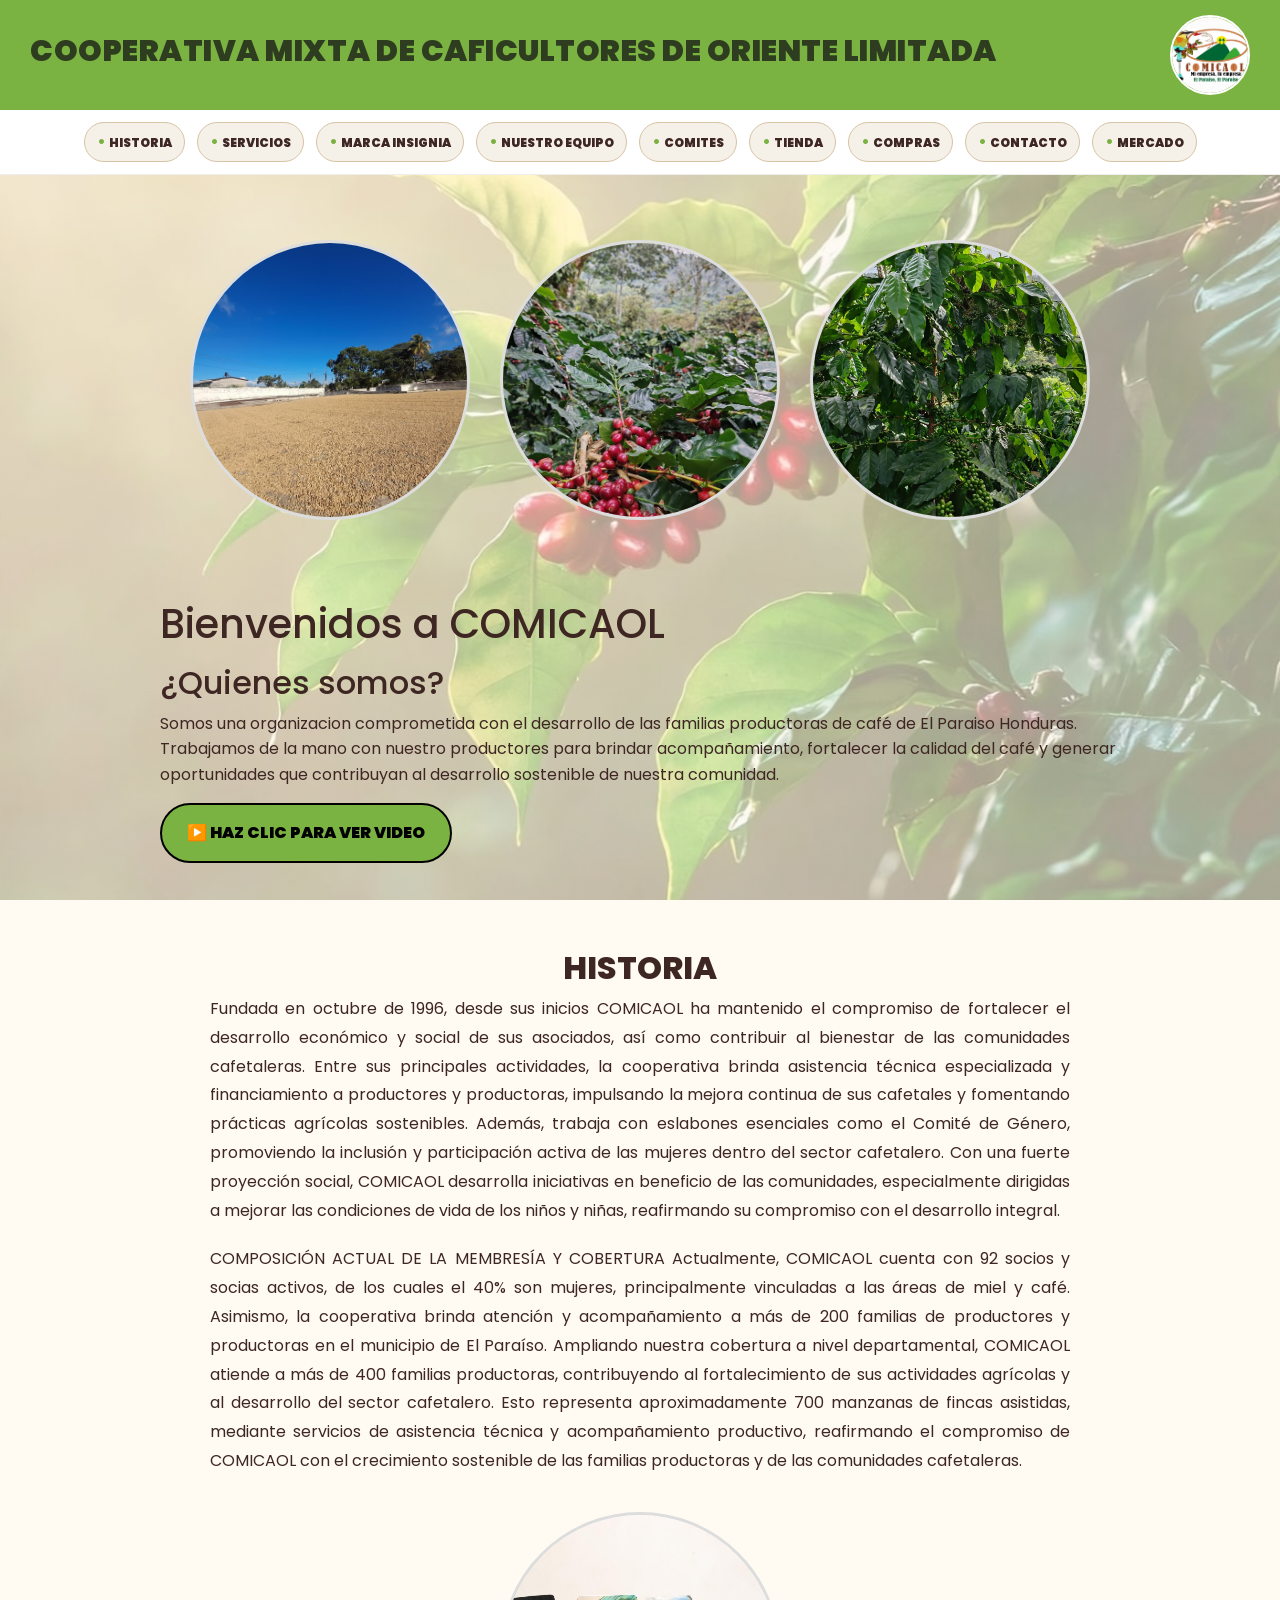
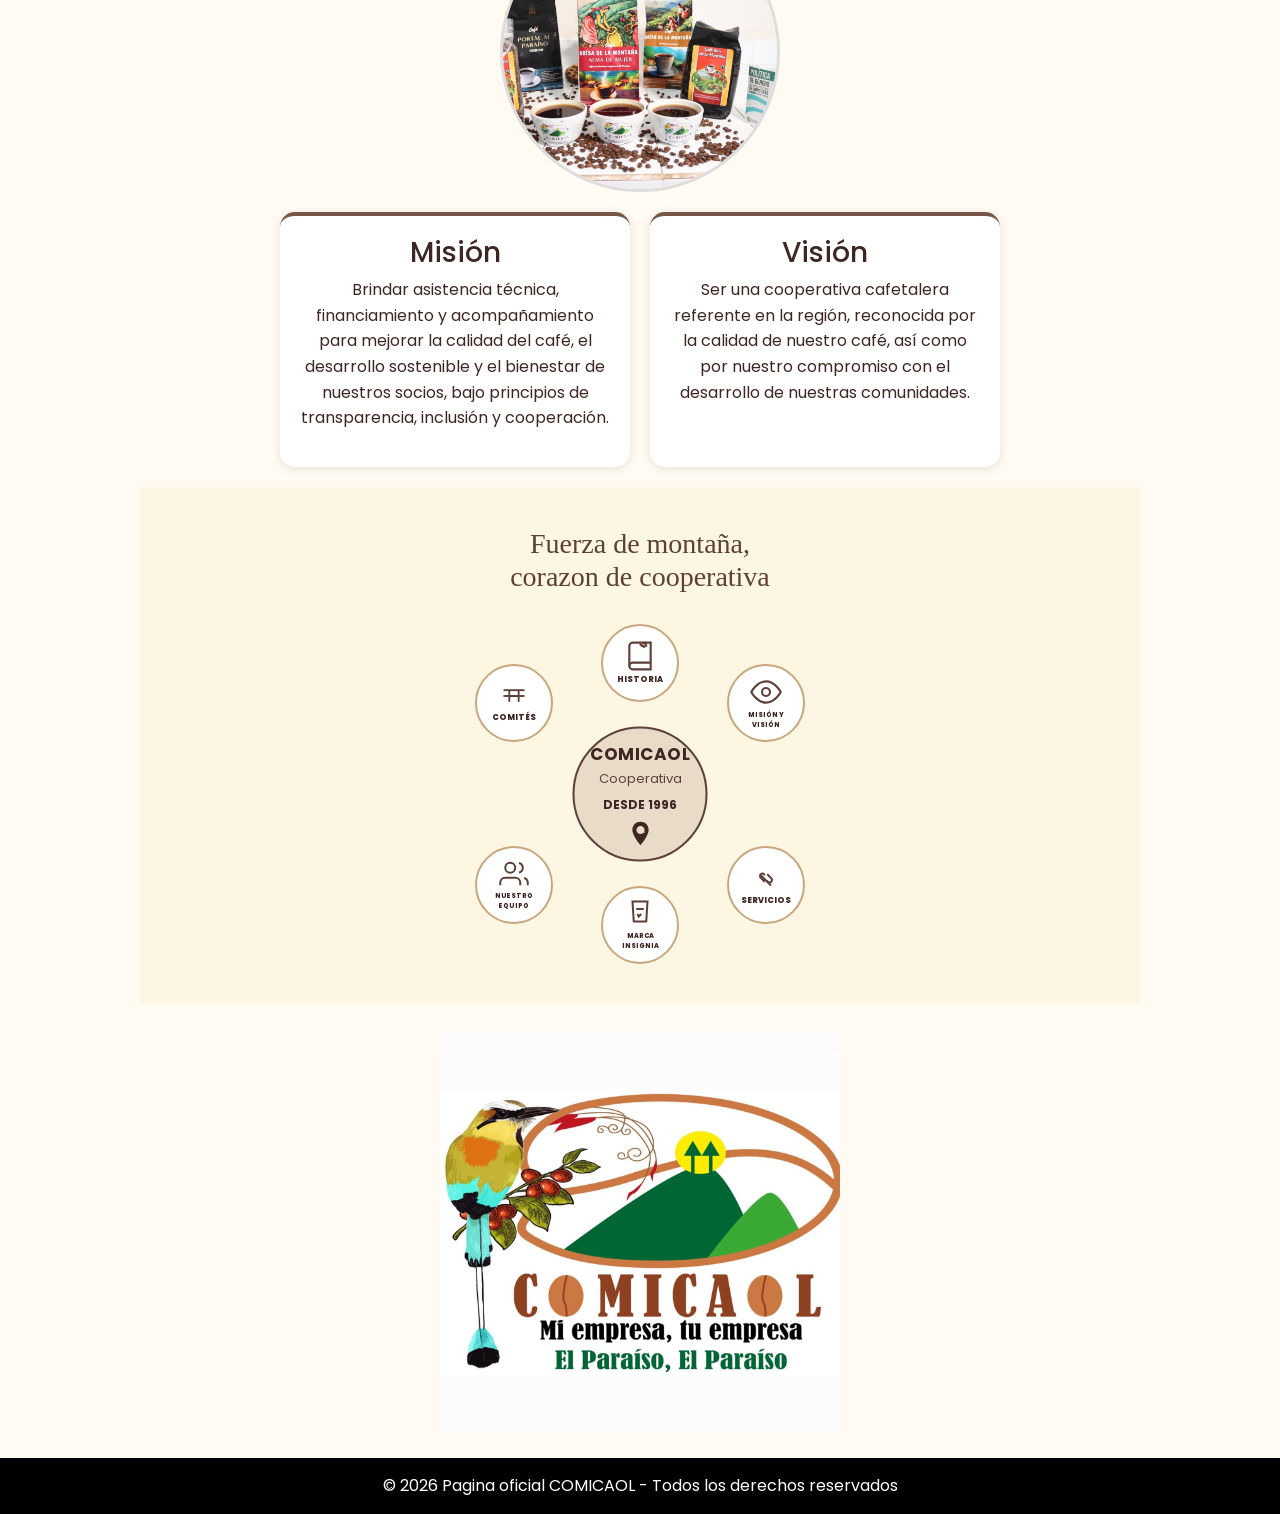
<file: index.html>
<!Doctype html>
<html lang="es">
<head>
  <meta charset="utf-8">
  <meta name="viewport" content="width=device-width, initial-scale=1">
  <title>COMICAOL - Cooperativa de Café</title>

  <link href="https://fonts.googleapis.com/css2?family=Poppins:wght@400;600;700&display=swap" rel="stylesheet">
  <link href="https://cdn.jsdelivr.net/npm/bootstrap@5.3.8/dist/css/bootstrap.min.css" rel="stylesheet">
  <link rel="stylesheet" href="estilos.css">
</head>

    <header>


        <h1>COOPERATIVA MIXTA DE CAFICULTORES DE ORIENTE LIMITADA</h1>


        <img align="right" src="logo original.jpeg" class="logo-esquina" alt="logo COMICAOL">
            
    </header>


 <nav>
  <a href="#historia" style="font-weight: 900;">HISTORIA</a>
  <a href="servicios.html" style="font-weight: 900;">SERVICIOS</a>
  <a href="marca.html" style="font-weight: 900;">MARCA INSIGNIA</a>
  <a href="nuestro-equipo.html" style="font-weight: 900;">NUESTRO EQUIPO</a>
  <a href="comites.html" style="font-weight: 900;">COMITES</a>
  <a href="tienda.html" style="font-weight: 900;">TIENDA</a>
  <a href="compras.html" style="font-weight: 900;">COMPRAS</a>
  <a href="contacto.html" style="font-weight: 900;">CONTACTO</a>
  <a href="mercado.html" style="font-weight: 900;">MERCADO</a>
</nav>
            <a class="navbar-brand" href="historia- copia (3)/index.html">
                
            </a>

            <button class="navbar-toggler"
                type="button"
                data-bs-toggle="collapse"
                data-bs-target="#navbarSupportedContent"
                aria-controls="navbarSupportedContent"
                aria-expanded="false"
                aria-label="Toggle navigation">

                <span class="navbar-toggler-icon"></span>

            </button>
  <div class="collapse navbar-collapse" id="navbarSupportedContent">

                <ul class="navbar-nav me-auto mb-2 mb-lg-0">

                    <li class="nav-item">

                        <a class="nav-link active"
                            aria-current="page"
                            href="pepa/index.html">

                            

                        </a>

                    </li>


           

                    <li class="nav-item">

                        <a class="nav-link" href="SERVICIOS">
                            SERVICIOS
                            
                            </h2>
                        </a>

                    </li>


                    <li class="nav-item">

                        <a class="nav-link" href="MARCA INSIGNIA">
                            MARCA INSIGNIA
                        </a>

                    </li>


                    <li class="nav-item">

                        <a class="nav-link" href="#NUESTRO EQUIPO">
                            NUESTRO EQUIPO
                        </a>

                    </li>
            
                     <li class="nav-item">
                        <a class="nav-link" href="#COMITES">
                            COMITES
                        </a>

                    </li>

                    <li class="nav-item">

                        <a class="nav-link" href="TIENDA">
                            TIENDA
                            
                            </h2>
                        </a>

                    </li>

                    <li class="nav-item">

                        <a class="nav-link" href="COMPRAS">
                            COMPRAS
                            
                            </h2>
                        </a>

                    </li>
                   <li class="nav-item">
                        <a class="nav-link" href="#COMITES">
                            CONTACTO
                        </a>

                    </li>

                    <li class="nav-item">

                        <a class="nav-link" href="CONTACTO">
                            MERCADO
                            
                            </h2>
                        </a>

                    </li>
                  
                </ul>
            </div>
        </div>
    </nav>

        
<div class="contenedor-cafe">
  <img src="SECO.jpeg" class="imagen-redonda" alt="Café 1">
  <img src="CAFE.jpeg" class="imagen-redonda" alt="Café 2">
  <img src="VERDE.jpeg" class="imagen-redonda" alt="Café 3">
</div>

    <section class="bienvenida">

        <h1>Bienvenidos a COMICAOL</h1>


        <p>
            <h2>¿Quienes somos?</h2>
            Somos una organizacion comprometida con el desarrollo de las familias productoras de café
             de El Paraiso Honduras.
             Trabajamos de la mano con nuestro productores para brindar acompañamiento, fortalecer la calidad del café y
             generar oportunidades  que contribuyan al desarrollo sostenible de nuestra comunidad.
         </p>
      <a href="https://vt.tiktok.com/ZSgnN2xT8/" target="_blank" style="display:inline-block; background:#7bb342; color:black; padding:15px 25px; border-radius:30px; font-weight:900; text-decoration:none; border:2px solid black;">
  ▶️ HAZ CLIC PARA VER VIDEO
</a>
        
    </section><br>
  


<div id="historia" style="max-width: 900px; margin: 0 auto; padding: 20px; text-align: center;">

  <h2 style="text-align: center; font-weight: 800;">HISTORIA</h2>

  <p style="text-align: justify; line-height: 1.8;">
    Fundada en octubre de 1996, desde sus inicios COMICAOL ha mantenido el compromiso de fortalecer el desarrollo económico y social de sus asociados, así como contribuir al bienestar de las comunidades cafetaleras. Entre sus principales actividades, la cooperativa brinda asistencia técnica especializada y financiamiento a productores y productoras, impulsando la mejora continua de sus cafetales y fomentando prácticas agrícolas sostenibles. Además, trabaja con eslabones esenciales como el Comité de Género, promoviendo la inclusión y participación activa de las mujeres dentro del sector cafetalero. Con una fuerte proyección social, COMICAOL desarrolla iniciativas en beneficio de las comunidades, especialmente dirigidas a mejorar las condiciones de vida de los niños y niñas, reafirmando su compromiso con el desarrollo integral.
  </p>

  <p style="text-align: justify; line-height: 1.8; margin-top: 20px;">
    COMPOSICIÓN ACTUAL DE LA MEMBRESÍA Y COBERTURA Actualmente, COMICAOL cuenta con 92 socios y socias activos, de los cuales el 40% son mujeres, principalmente vinculadas a las áreas de miel y café. Asimismo, la cooperativa brinda atención y acompañamiento a más de 200 familias de productores y productoras en el municipio de El Paraíso. Ampliando nuestra cobertura a nivel departamental, COMICAOL atiende a más de 400 familias productoras, contribuyendo al fortalecimiento de sus actividades agrícolas y al desarrollo del sector cafetalero. Esto representa aproximadamente 700 manzanas de fincas asistidas, mediante servicios de asistencia técnica y acompañamiento productivo, reafirmando el compromiso de COMICAOL con el crecimiento sostenible de las familias productoras y de las comunidades cafetaleras.
  </p>

</div>
  
          <img src="hitoriaoficial.jpeg" class="imagen-redonda" alt="Café COMICAOL" style="display: block; margin: 0 auto;">
    
          
        
          <section id="mision-y-vision" class="contenedor-tarjetas">
 
  <div class="tarjeta">
    <h3>Misión</h3>
    <p>
      Brindar asistencia técnica, financiamiento y acompañamiento para mejorar
      la calidad del café, el desarrollo sostenible y el bienestar de nuestros socios,
      bajo principios de transparencia, inclusión y cooperación.
    </p>
  </div>

  <div class="tarjeta">
    <h3>Visión</h3>
    <p>
      Ser una cooperativa cafetalera referente en la región, reconocida por la calidad de nuestro café,
      así como por nuestro compromiso con el desarrollo de nuestras comunidades.
    </p>
  </div>

</section>

<!-- CIRCULO COMICAOL - ICONOS PROFESIONALES SIN EMOJIS -->
<section style="background:#fdf6e3; padding:40px 10px; text-align:center;">
  <h2 style="font-family:cursive; color:#5D4037; font-size:28px; margin:0;">Fuerza de montaña,<br>corazon de cooperativa</h2>
  <p style="color:#795548; font-style:italic; margin:8px 0 30px;"></p>

  <div style="position:relative; width:340px; height:340px; margin:0 auto;">

    <!-- CENTRO DESDE 1996 -->
    <div style="position:absolute; top:50%; left:50%; transform:translate(-50%,-50%); width:135px; height:135px; background:#e8dcc8; border-radius:50%; border:2.5px solid #5D4037; display:flex; flex-direction:column; justify-content:center; align-items:center;">
      <b style="color:#3E2723; font-size:17px; letter-spacing:0.5px;">COMICAOL</b>
      <span style="font-size:13px; color:#5D4037;">Cooperativa</span>
      <b style="font-size:12px; margin-top:6px; color:#3E2723;">DESDE 1996</b>
      <svg width="28" height="28" viewBox="0 0 24 24" fill="#3E2723" style="margin-top:5px;"><path d="M12 2C8 2 5 5 5 9c0 5 7 13 7 13s7-8 7-13c0-4-3-7-7-7zm0 10.5c-1.9 0-3.5-1.6-3.5-3.5S10.1 5.5 12 5.5s3.5 1.6 3.5 3.5-1.6 3.5-3.5 3.5z"/><path d="M12 8c0 0 3 1 3 3.5" stroke="#e8dcc8" stroke-width="1" fill="none"/></svg>
    </div>

    <!-- HISTORIA -->
    <a href="#historia" style="position:absolute; top:0; left:50%; transform:translateX(-50%); width:78px; height:78px; background:#fff; border:2px solid #c9a77d; border-radius:50%; display:flex; flex-direction:column; justify-content:center; align-items:center; text-decoration:none;">
      <svg width="32" height="32" viewBox="0 0 24 24" fill="none" stroke="#5D4037" stroke-width="1.6"><path d="M4 19.5A2.5 2.5 0 0 1 6.5 17H20"/><path d="M6.5 2H20v20H6.5A2.5 2.5 0 0 1 4 19.5v-15A2.5 2.5 0 0 1 6.5 2z"/><path d="M12 3c0 0 1.5 2 4 2"/><path d="M16 2c0 1.5 1 3 1 3"/><path d="M16 2c-1 0-2 1-2 1"/></svg>
      <span style="font-size:8px; font-weight:800; color:#3E2723; margin-top:2px;">HISTORIA</span>
    </a>

    <!-- MISION Y VISION -->
    <a href="#mision" style="position:absolute; top:40px; right:5px; width:78px; height:78px; background:#fff; border:2px solid #c9a77d; border-radius:50%; display:flex; flex-direction:column; justify-content:center; align-items:center; text-decoration:none;">
      <svg width="32" height="32" viewBox="0 0 24 24" fill="none" stroke="#5D4037" stroke-width="1.6"><path d="M1 12s4-8 11-8 11 8 11 8-4 8-11 8-11-8-11-8z"/><circle cx="12" cy="12" r="3"/></svg>
      <span style="font-size:6.5px; font-weight:800; color:#3E2723; margin-top:2px; text-align:center;">MISIÓN Y<br>VISIÓN</span>
    </a>

    <!-- SERVICIOS -->
    <a href="#servicios" style="position:absolute; bottom:40px; right:5px; width:78px; height:78px; background:#fff; border:2px solid #c9a77d; border-radius:50%; display:flex; flex-direction:column; justify-content:center; align-items:center; text-decoration:none;">
      <svg width="30" height="30" viewBox="0 0 24 24" fill="none" stroke="#5D4037" stroke-width="1.6"><path d="M11 15l-3-3a2 2 0 1 1 2.8-2.8L11 9"/><path d="M13 9l3 3a2 2 0 1 1-2.8 2.8L13 15"/><path d="M8 10l8 8"/></svg>
      <span style="font-size:8px; font-weight:800; color:#3E2723; margin-top:2px;">SERVICIOS</span>
    </a>

    <!-- MARCA INSIGNIA -->
    <a href="#marca" style="position:absolute; bottom:0; left:50%; transform:translateX(-50%); width:78px; height:78px; background:#fff; border:2px solid #c9a77d; border-radius:50%; display:flex; flex-direction:column; justify-content:center; align-items:center; text-decoration:none;">
      <svg width="30" height="30" viewBox="0 0 24 24" fill="none" stroke="#5D4037" stroke-width="1.6"><path d="M6 2h12l-1 16H7L6 2z"/><path d="M9 8h6"/><path d="M10 12l1 2 2-2"/></svg>
      <span style="font-size:6.5px; font-weight:800; color:#3E2723; margin-top:2px; text-align:center;">MARCA<br>INSIGNIA</span>
    </a>

    <!-- NUESTRO EQUIPO -->
    <a href="#equipo" style="position:absolute; bottom:40px; left:5px; width:78px; height:78px; background:#fff; border:2px solid #c9a77d; border-radius:50%; display:flex; flex-direction:column; justify-content:center; align-items:center; text-decoration:none;">
      <svg width="30" height="30" viewBox="0 0 24 24" fill="none" stroke="#5D4037" stroke-width="1.6"><path d="M17 21v-2a4 4 0 0 0-4-4H5a4 4 0 0 0-4 4v2"/><circle cx="9" cy="7" r="4"/><path d="M23 21v-2a4 4 0 0 0-3-3.87"/><path d="M16 3.13a4 4 0 0 1 0 7.75"/></svg>
      <span style="font-size:6.5px; font-weight:800; color:#3E2723; margin-top:2px; text-align:center;">NUESTRO<br>EQUIPO</span>
    </a>

    <!-- COMITES -->
    <a href="#comites" style="position:absolute; top:40px; left:5px; width:78px; height:78px; background:#fff; border:2px solid #c9a77d; border-radius:50%; display:flex; flex-direction:column; justify-content:center; align-items:center; text-decoration:none;">
      <svg width="28" height="28" viewBox="0 0 24 24" fill="none" stroke="#5D4037" stroke-width="1.6"><path d="M3 7h18"/><path d="M3 12h18"/><path d="M8 7v10"/><path d="M16 7v10"/><path d="M8 12h8"/></svg>
      <span style="font-size:8px; font-weight:800; color:#3E2723; margin-top:2px;">COMITÉS</span>
    </a>

  </div>
</section><br>

          <div style="text-align: center;">
    <img src="logo original.jpeg" class="pequeña"><br>
</div>

    <footer class="pie-negro">
<footer>
    © 2026 Pagina oficial COMICAOL - Todos los derechos reservados
</footer>


</body>
</html>
</file>
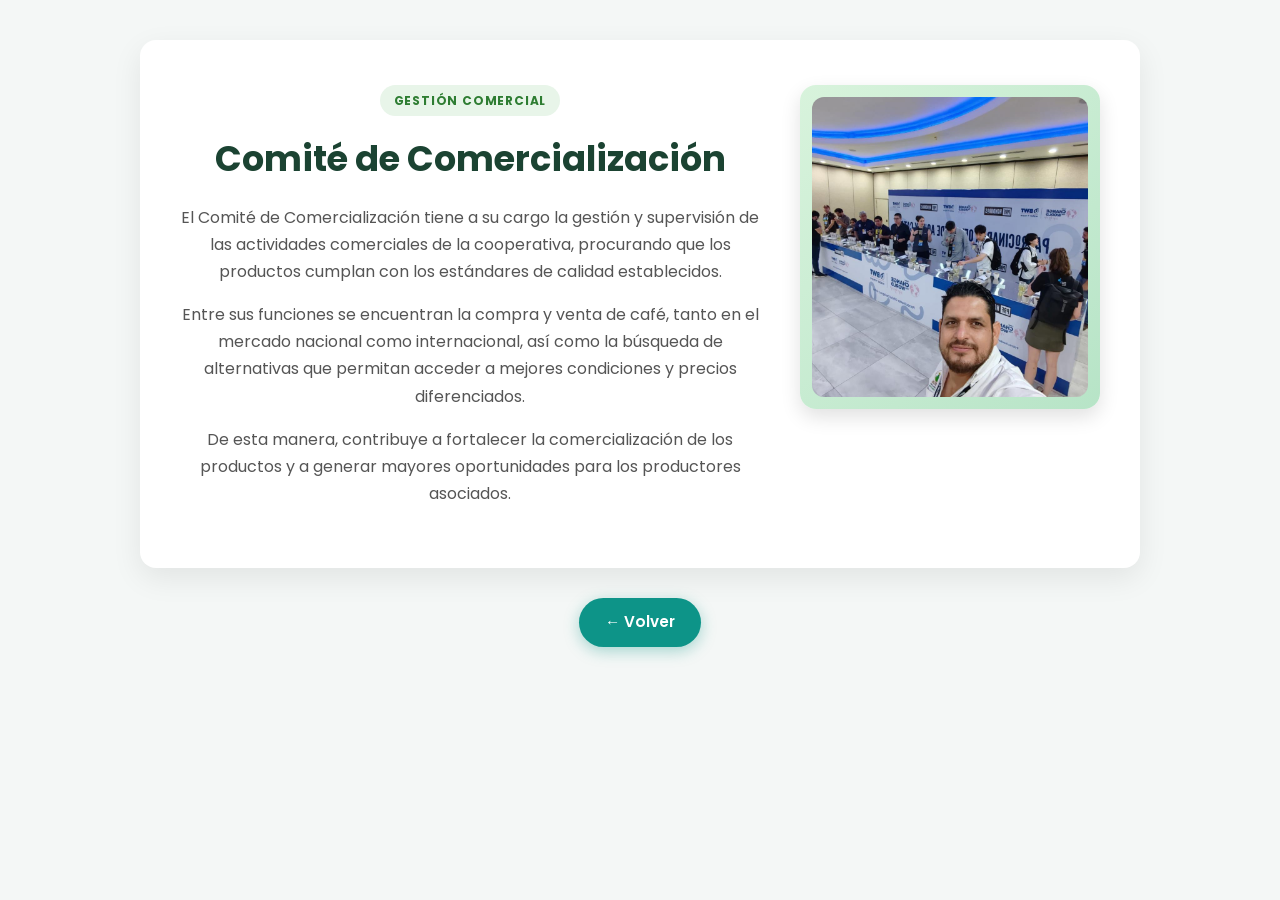
<file: comite de comercializacion.html>
<html lang="es">
<head>
<meta charset="UTF-8">
<meta name="viewport" content="width=device-width, initial-scale=1.0">
<title>Comité de Comercialización - COMICAOL</title>
<style>
@import url('https://fonts.googleapis.com/css2?family=Poppins:wght@300;400;600;700&display=swap');
*{box-sizing:border-box;margin:0;padding:0}
body{
  font-family:'Poppins',sans-serif;
  background:#f4f7f6;
  color:#333;
  padding:40px 20px;
  line-height:1.6;
}
.container{
  max-width:1000px;
  margin:0 auto;
  display:grid;
  grid-template-columns:1fr;
  gap:40px;
  align-items:start;
  background:#ffffff;
  border-radius:16px;
  padding:45px 40px;
  box-shadow:0 10px 30px rgba(0,0,0,0.08);
}
@media(min-width:768px){
  .container{grid-template-columns:1fr 300px}
}
.contenido{text-align:center}
.badge{
  display:inline-block;
  font-size:.75rem;
  font-weight:700;
  text-transform:uppercase;
  letter-spacing:.8px;
  padding:6px 14px;
  border-radius:20px;
  margin-bottom:15px;
  background:#e8f5e9;
  color:#2e7d32;
}
h1{
  font-size:2.2rem;
  font-weight:700;
  margin-bottom:16px;
  color:#1b4332;
}
p{
  color:#555;
  font-size:1rem;
  line-height:1.7;
  margin-bottom:16px;
}
/* TARJETA DE LA FOTO A LA DERECHA */
.card-imagen{
  background:linear-gradient(135deg,#d8f3dc 0%,#b7e4c7 100%);
  border-radius:16px;
  padding:12px;
  box-shadow:0 8px 20px rgba(0,0,0,0.12);
  position:sticky;
  top:20px;
}
.foto{
  width:100%;
  height:300px;
  border-radius:12px;
  overflow:hidden;
  background:#fff;
}
.foto img{
  width:100%;
  height:100%;
  object-fit:cover;
  display:block;
}
/* BOTONES BONITOS */
.navegacion{
  max-width:1000px;
  margin:30px auto 0 auto;
  display:flex;
  flex-wrap:wrap;
  gap:15px;
  justify-content:center;
}
.btn{
  display:inline-flex;
  padding:12px 26px;
  border-radius:50px;
  text-decoration:none;
  font-weight:600;
  font-size:.95rem;
  transition:.3s ease;
}
.btn-principal{
  background:#0d9488;
  color:#fff;
  box-shadow:0 4px 15px rgba(13,148,136,.35);
}
.btn-principal:hover{background:#0f766e;transform:translateY(-2px)}
.btn-sec{
  background:#fff;
  color:#0d9488;
  border:2px solid #0d9488;
}
.btn-sec:hover{background:#e6fffa}
</style>
</head>
<body>

<div class="container">
  <main class="contenido">
    <span class="badge">Gestión Comercial</span>
    <h1>Comité de Comercialización</h1>
    <p>El Comité de Comercialización tiene a su cargo la gestión y supervisión de las actividades comerciales de la cooperativa, procurando que los productos cumplan con los estándares de calidad establecidos.</p>
    <p>Entre sus funciones se encuentran la compra y venta de café, tanto en el mercado nacional como internacional, así como la búsqueda de alternativas que permitan acceder a mejores condiciones y precios diferenciados.</p>
    <p>De esta manera, contribuye a fortalecer la comercialización de los productos y a generar mayores oportunidades para los productores asociados.</p>
  </main>

  <aside class="card-imagen">
    <div class="foto">
      <!-- CAMBIA EL NOMBRE POR TU FOTO -->
      <img src="comi4.jpeg"Comité de Comercialización">
    </div>
  </aside>
</div>

<div class="navegacion">
  <a href="comites.html" class="btn btn-principal">← Volver</a>
</div>

</body>
</html>
</file>
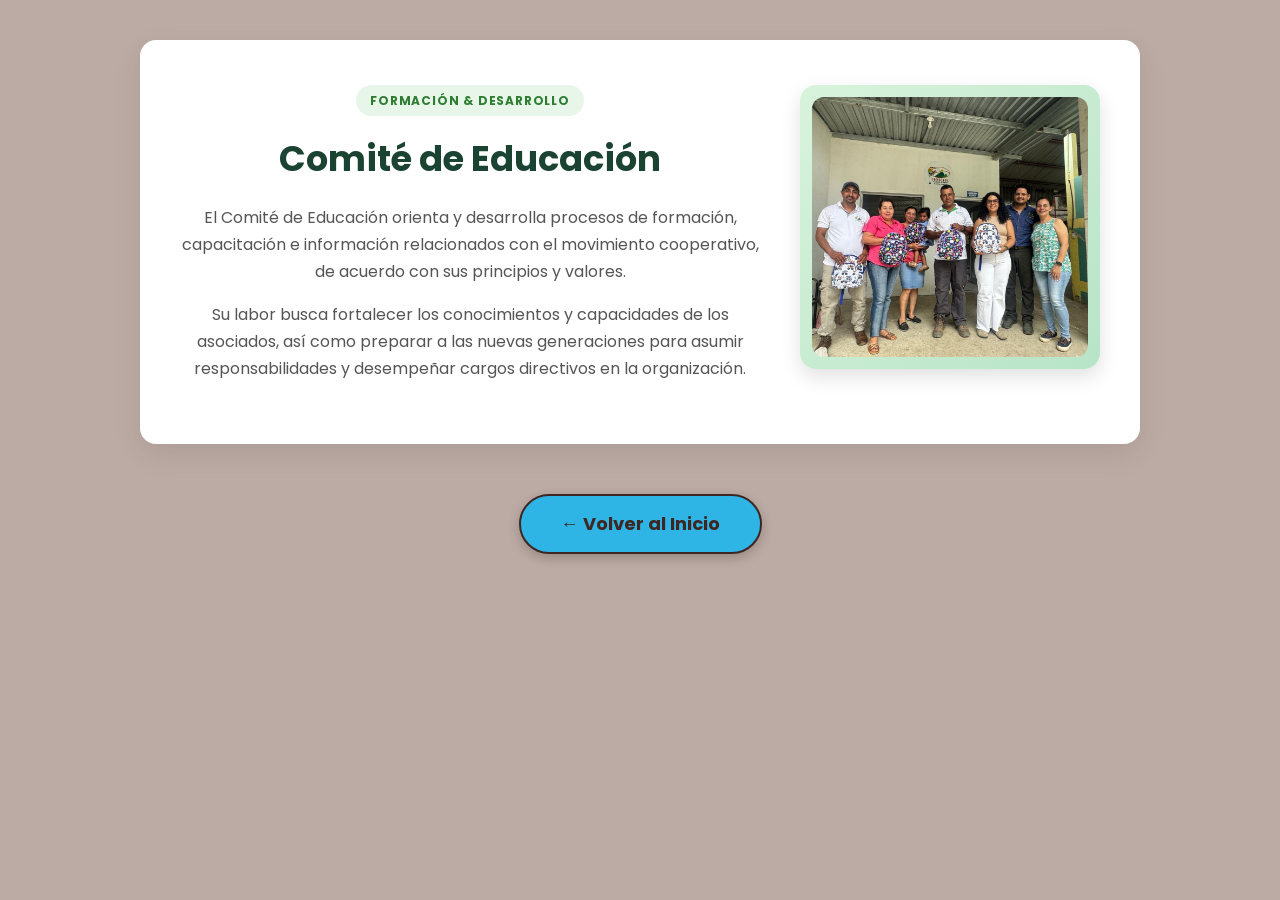
<file: comite de educacion.html>
<!DOCTYPE html>
<html lang="es">
<head>
  <meta charset="UTF-8">
  <meta name="viewport" content="width=device-width, initial-scale=1.0">
  <title>Comité de Educación</title>
  <style>
    @import url('https://fonts.googleapis.com/css2?family=Poppins:wght@300;400;600;700&display=swap');
    html { scroll-behavior: smooth; }
    * { box-sizing: border-box; margin: 0; padding: 0; }
    body {
      font-family: 'Poppins', sans-serif; 
      background-color: #bcaaa4;
      color: #333333;
      line-height: 1.6;
      padding: 40px 20px;
      padding-bottom: 40px;
    }

    .container {
      max-width: 1000px;
      margin: 0 auto;
      display: grid;
      grid-template-columns: 1fr;
      gap: 40px;
      align-items: start;
      background: #ffffff;
      border-radius: 16px;
      padding: 45px 40px;
      box-shadow: 0 10px 30px rgba(14, 9, 9, 0.08);
    }
    @media (min-width: 768px) {
      .container { grid-template-columns: 1fr 300px; }
    }
    .contenido-educacion { text-align: center; }
    .badge {
      display: inline-block;
      font-size: 0.75rem;
      font-weight: 700;
      text-transform: uppercase;
      letter-spacing: 0.8px;
      padding: 6px 14px;
      border-radius: 20px;
      margin-bottom: 15px;
      background-color: #e8f5e9;
      color: #2e7d32;
    }
    h1 {
      font-size: 2.2rem;
      font-weight: 700;
      margin-bottom: 16px;
      color: #1b4332;
      text-align: center;
    }
    p {
      color: #555555;
      font-size: 1rem;
      line-height: 1.7;
      margin-bottom: 16px;
      text-align: center;
    }
    .card-imagen {
      background: linear-gradient(135deg, #d8f3dc 0%, #b7e4c7 100%);
      border-radius: 16px;
      padding: 12px;
      box-shadow: 0 8px 20px rgba(0, 0, 0, 0.12);
      position: sticky;
      top: 20px;
    }
    .contenedor-foto {
      width: 100%;
      height: 260px;
      border-radius: 12px;
      overflow: hidden;
      background: #ffffff;
      display: flex;
      align-items: center;
      justify-content: center;
    }
    .contenedor-foto img {
      width: 100%;
      height: 100%;
      object-fit: cover;
      display: block;
    }
    /* LINKS BONITOS PARA CONECTAR */
    .navegacion-comites {
      max-width: 1000px;
      margin: 30px auto 0 auto;
      display: flex;
      flex-wrap: wrap;
      gap: 15px;
      justify-content: center;
    }
    .btn-link {
      display: inline-flex;
      align-items: center;
      gap: 8px;
      padding: 12px 26px;
      border-radius: 50px;
      text-decoration: none;
      font-weight: 600;
      font-size: 0.95rem;
      transition: all 0.3s ease;
    }
    .btn-principal {
      background-color: #0d9488;
      color: #ffffff;
      box-shadow: 0 4px 15px rgba(13, 148, 136, 0.35);
    }
    .btn-principal:hover {
      background-color: #0f766e;
      transform: translateY(-2px);
    }
    .btn-secundario {
      background-color: #ffffff;
      color: #0d9488;
      border: 2px solid #0d9488;
    }
    .btn-secundario:hover {
      background-color: #e6fffa;
      transform: translateY(-2px);
    }

    .contenedor-boton{
  width: 100%;
  display: flex;
  justify-content: center; /* lo centra perfecto */
  margin: 40px 0;
}

.btn-ir-inicio{
  display: inline-block;
  background-color: #2eb5e5; 
  color: #3E2723;
  padding: 12px 32px;
  border-radius: 50px; /* forma de píldora como tu foto */
  text-decoration: none;
  font-weight: 700;
  font-size: 16px;
  box-shadow: 0 4px 10px rgba(0,0,0,0.15);
  transition: all 0.3s ease;
}

.btn-ir-inicio:hover{
  background-color: #3E2723;
  color: #F5EFE6;
  transform: translateY(-2px);
}
  </style>
</head>
<body id="top">

  <div class="container">
    <main class="contenido-educacion">
      <span class="badge">Formación & Desarrollo</span>
      <h1>Comité de Educación</h1>
      <p>El Comité de Educación orienta y desarrolla procesos de formación, capacitación e información relacionados con el movimiento cooperativo, de acuerdo con sus principios y valores.</p>
      <p>Su labor busca fortalecer los conocimientos y capacidades de los asociados, así como preparar a las nuevas generaciones para asumir responsabilidades y desempeñar cargos directivos en la organización.</p>
    </main>

    <aside class="card-imagen">
      <div class="contenedor-foto">
        <img src="comite de edu4.jpeg" alt="comite-de-educacion">
      </div>
    </aside>
  </div>

    <div style="width:100%; display:flex; justify-content:center; margin: 50px 0 40px 0;">
  <a href="comites.html" style="
    display:inline-block;
    background-color: #2eb5e5;
    color: #3E2723;
    padding: 14px 40px;
    border-radius: 50px;
    text-decoration: none;
    font-family: 'Poppins', sans-serif;
    font-weight: 700;
    font-size: 18px;
    border: 2px solid #3E2723;
    box-shadow: 0 4px 12px rgba(0,0,0,0.2);
  ">← Volver al Inicio</a>

    

</body>
</html>
</file>
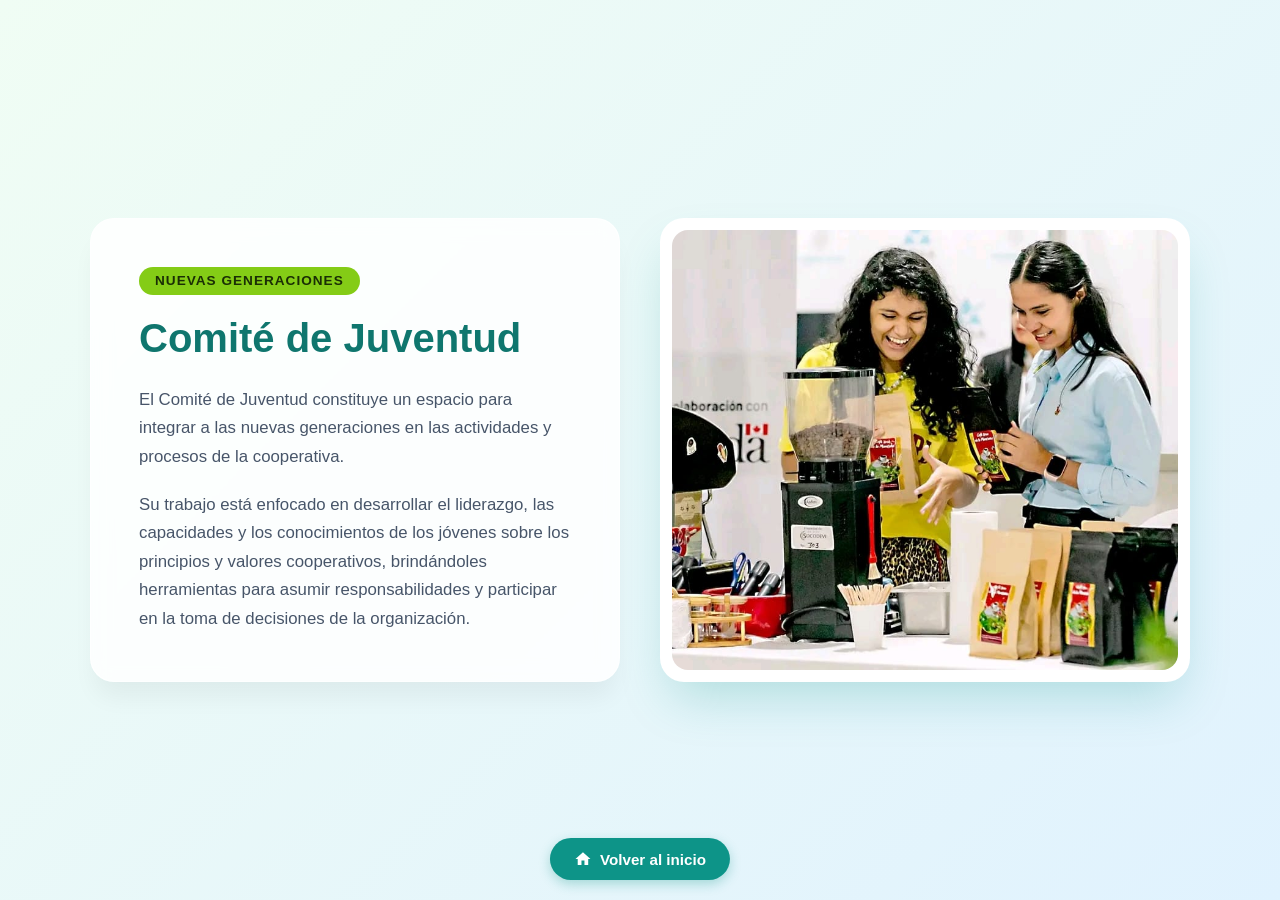
<file: comite de juventud.html>
<!DOCTYPE html>
<html lang="es">
<head>
  <meta charset="UTF-8">
  <meta name="viewport" content="width=device-width, initial-scale=1.0">
  <title>Comité de Juventud</title>
  <style>
    :root {
      --primary: #0d9488;       /* Turquesa vibrante / Liderazgo */
      --primary-dark: #0f766e;  /* Turquesa oscuro */
      --accent: #84cc16;        /* Verde lima / Crecimiento y Juventud */
      --bg-gradient: linear-gradient(135deg, #f0fdf4 0%, #e0f2fe 100%);
      --text-main: #1e293b;
      --text-muted: #475569;
    }

    * {
      box-sizing: border-box;
      margin: 0;
      padding: 0;
      font-family: 'Segoe UI', Tahoma, Geneva, Verdana, sans-serif;
    }

    body {
      background: var(--bg-gradient);
      min-height: 100vh;
      display: flex;
      align-items: center;
      justify-content: center;
      padding: 2rem;
    }

    .container {
      max-width: 1100px;
      width: 100%;
      display: grid;
      grid-template-columns: 1fr 1fr;
      gap: 2.5rem;
      align-items: center;
    }

    /* Columna Izquierda: Texto */
    .content-box {
      background: rgba(255, 255, 255, 0.85);
      backdrop-filter: blur(10px);
      padding: 3rem;
      border-radius: 24px;
      box-shadow: 0 20px 25px -5px rgba(0, 0, 0, 0.05), 0 8px 10px -6px rgba(0, 0, 0, 0.01);
      border: 1px solid rgba(255, 255, 255, 0.6);
    }

    .badge {
      display: inline-block;
      background-color: var(--accent);
      color: #1a2e05;
      font-weight: 700;
      font-size: 0.85rem;
      padding: 0.4rem 1rem;
      border-radius: 50px;
      text-transform: uppercase;
      letter-spacing: 1px;
      margin-bottom: 1.2rem;
    }

    h1 {
      color: var(--primary-dark);
      font-size: 2.5rem;
      line-height: 1.2;
      margin-bottom: 1.5rem;
      font-weight: 800;
    }

    p {
      color: var(--text-muted);
      font-size: 1.05rem;
      line-height: 1.7;
      margin-bottom: 1.2rem;
    }

    p:last-child {
      margin-bottom: 0;
    }

    /* Columna Derecha: Tarjeta para Imagen */
    .image-card {
      background: #ffffff;
      border-radius: 24px;
      padding: 12px;
      box-shadow: 0 25px 50px -12px rgba(13, 148, 136, 0.25);
      transition: transform 0.3s ease, box-shadow 0.3s ease;
      height: 100%;
      min-height: 400px;
      display: flex;
    }

    .image-card:hover {
      transform: translateY(-6px);
      box-shadow: 0 30px 60px -12px rgba(13, 148, 136, 0.35);
    }

    .image-card img {
      width: 100%;
      height: 100%;
      object-fit: cover;
      border-radius: 16px;
    }

    /* Responsivo para móviles */
    @media (max-width: 868px) {
      .container {
        grid-template-columns: 1fr;
      }
      .content-box {
        padding: 2rem;
      }
      .image-card {
        min-height: 300px;
      }
    }
  </style>
</head>
<body>

  <div class="container">
    <!-- Texto a la izquierda -->
    <div class="content-box">
      <span class="badge">Nuevas Generaciones</span>
      <h1>Comité de Juventud</h1>
      <p>El Comité de Juventud constituye un espacio para integrar a las nuevas generaciones en las actividades y procesos de la cooperativa.</p>
      <p>Su trabajo está enfocado en desarrollar el liderazgo, las capacidades y los conocimientos de los jóvenes sobre los principios y valores cooperativos, brindándoles herramientas para asumir responsabilidades y participar en la toma de decisiones de la organización.</p>
    </div>

    <!-- Tarjeta solo para la imagen a la derecha -->
    <div class="image-card">
      <img src="comitejuventudmas.jpeg" alt="Comité de Juventud">
    </div>
  </div>

  <a href="comites.html" class="btn-inicio">
  <svg xmlns="http://www.w3.org/2000/svg" viewBox="0 0 24 24" width="18" height="18" fill="currentColor">
    <path d="M10 20v-6h4v6h5v-8h3L12 3 2 12h3v8z"/>
  </svg>
  Volver al inicio
</a>

<style>
  .btn-inicio {
    display: inline-flex;
    align-items: center;
    gap: 8px;
    padding: 12px 24px;
    background-color: #0d9488;
    color: #ffffff;
    font-family: 'Segoe UI', Tahoma, Geneva, Verdana, sans-serif;
    font-weight: 600;
    font-size: 0.95rem;
    text-decoration: none;
    border-radius: 50px;
    box-shadow: 0 4px 12px rgba(13, 148, 136, 0.3);
    transition: all 0.3s ease;
  }

  .btn-inicio:hover {
    background-color: #0f766e;
    transform: translateY(-2px);
    box-shadow: 0 6px 16px rgba(13, 148, 136, 0.4);
  }



  .btn-inicio {
    display: inline-flex;
    align-items: center;
    gap: 8px;
    padding: 12px 24px;
    background-color: #0d9488;
    color: #ffffff;
    font-family: 'Segoe UI', sans-serif;
    font-weight: 600;
    font-size: 0.95rem;
    text-decoration: none;
    border-radius: 50px;
    box-shadow: 0 4px 12px rgba(13, 148, 136, 0.3);
    transition: all 0.3s ease;

    /* AGREGA ESTO PARA QUE QUEDE ABAJO */
    position: fixed; /* fijo en la pantalla */
    bottom: 20px;    /* 20px desde abajo */
    left: 50%;       /* centrado */
    transform: translateX(-50%);
    z-index: 1000;
  }

  .btn-inicio:hover {
    background-color: #0f766e;
    transform: translateX(-50%) translateY(-2px); /* mantiene el centrado */
    box-shadow: 0 6px 16px rgba(13, 148, 136, 0.4);
  }
</style>


</style>

</body>
</html>
</file>
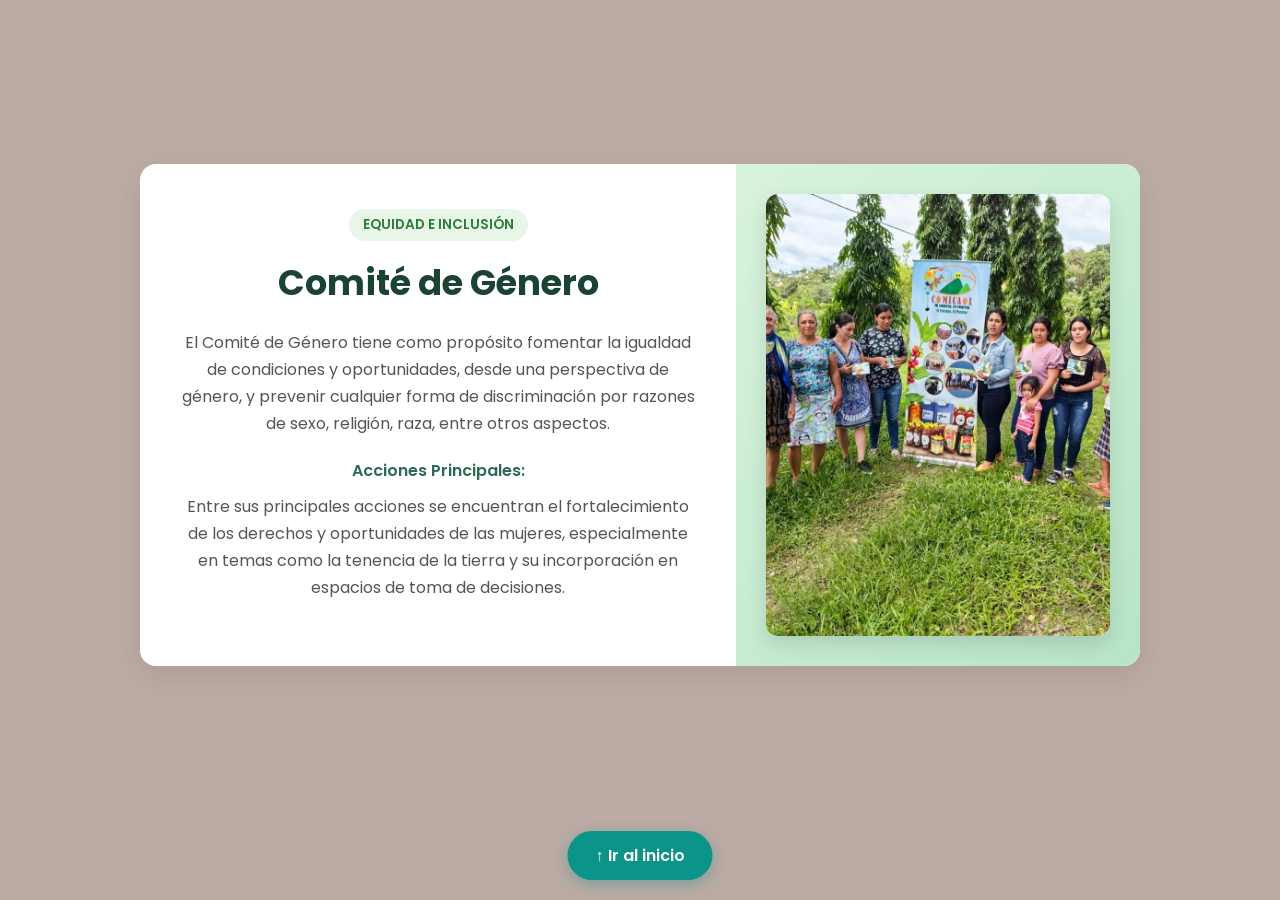
<file: comite-genero.html>
<!DOCTYPE html>
<html lang="es">
<head>
  <meta charset="UTF-8">
  <meta name="viewport" content="width=device-width, initial-scale=1.0">
  <title>Comité de Género</title>
  <link href="https://fonts.googleapis.com/css2?family=Poppins:wght@300;400;600;700&display=swap" rel="stylesheet">
  <style>
    html { scroll-behavior: smooth; }
    * { box-sizing: border-box; margin: 0; padding: 0; }
    body {
      font-family: 'Poppins', sans-serif;
      background-color: #bcaaa4;
      background-color: #bcaaa4;
      color: #333333;
      display: flex;
      justify-content: center;
      align-items: center;
      min-height: 100vh;
      padding: 20px;
      padding-bottom: 90px;
    }
    .container {
      display: flex;
      flex-direction: row;
      max-width: 1000px;
      width: 100%;
      background: #ffffff;
      border-radius: 16px;
      overflow: hidden;
      box-shadow: 0 10px 30px rgba(0, 0, 0, 0.08);
    }
    .content-section {
      flex: 1.2;
      padding: 45px 40px;
      display: flex;
      flex-direction: column;
      justify-content: center;
    }
    .badge {
      display: inline-block;
      align-self: center;
      background-color: #e8f5e9;
      color: #2e7d32;
      font-size: 0.85rem;
      font-weight: 600;
      padding: 6px 14px;
      border-radius: 20px;
      margin-bottom: 15px;
      text-transform: uppercase;
    }
    .title {
      font-size: 2.2rem;
      font-weight: 700;
      color: #1b4332;
      margin-bottom: 20px;
      text-align: center;
    }
    .description {
      font-size: 1rem;
      line-height: 1.7;
      color: #555555;
      margin-bottom: 20px;
      text-align: center;
    }
    .actions-title {
      font-weight: 600;
      color: #2d6a4f;
      margin-bottom: 10px;
      text-align: center;
    }
    .card-image-section {
      flex: 0.8;
      background: linear-gradient(135deg, #d8f3dc 0%, #b7e4c7 100%);
      display: flex;
      align-items: center;
      justify-content: center;
      padding: 30px;
    }
    .image-card {
      width: 100%;
      height: 100%;
      min-height: 320px;
      background-color: #ffffff;
      border-radius: 12px;
      overflow: hidden;
      box-shadow: 0 8px 20px rgba(0, 0, 0, 0.12);
    }
    .image-card img {
      width: 100%;
      height: 100%;
      object-fit: cover;
      display: block;
    }
    /* BOTON ABAJO FIJO */
    .btn-inicio {
      position: fixed;
      bottom: 20px;
      left: 50%;
      transform: translateX(-50%);
      display: inline-flex;
      align-items: center;
      gap: 8px;
      padding: 12px 28px;
      background-color: #0d9488;
      color: #ffffff;
      font-weight: 600;
      font-size: 1rem;
      text-decoration: none;
      border-radius: 50px;
      box-shadow: 0 4px 15px rgba(13, 148, 136, 0.4);
      z-index: 1000;
      transition: all 0.3s ease;
    }
    .btn-inicio:hover {
      background-color: #0f766e;
      transform: translateX(-50%) translateY(-2px);
    }
    @media (max-width: 768px) {
      .container { flex-direction: column; }
      .content-section { padding: 30px 25px; }
    }
  </style>
</head>
<body id="top">

  <div class="container">
    <div class="content-section">
      <span class="badge">Equidad e Inclusión</span>
      <h1 class="title">Comité de Género</h1>
      <p class="description">
        El Comité de Género tiene como propósito fomentar la igualdad de condiciones y oportunidades, desde una perspectiva de género, y prevenir cualquier forma de discriminación por razones de sexo, religión, raza, entre otros aspectos.
      </p>
      <p class="actions-title">Acciones Principales:</p>
      <p class="description">
        Entre sus principales acciones se encuentran el fortalecimiento de los derechos y oportunidades de las mujeres, especialmente en temas como la tenencia de la tierra y su incorporación en espacios de toma de decisiones.
      </p>
    </div>

    <div class="card-image-section">
      <div class="image-card">
        <img src="comite de ge4.jpeg" alt="Comité de Género">
      </div>
    </div>
  </div>

  <!-- BOTON QUE VA ABAJO -->
  <a href="comites.html" class="btn-inicio">↑ Ir al inicio</a>

</body>
</html>
</file>
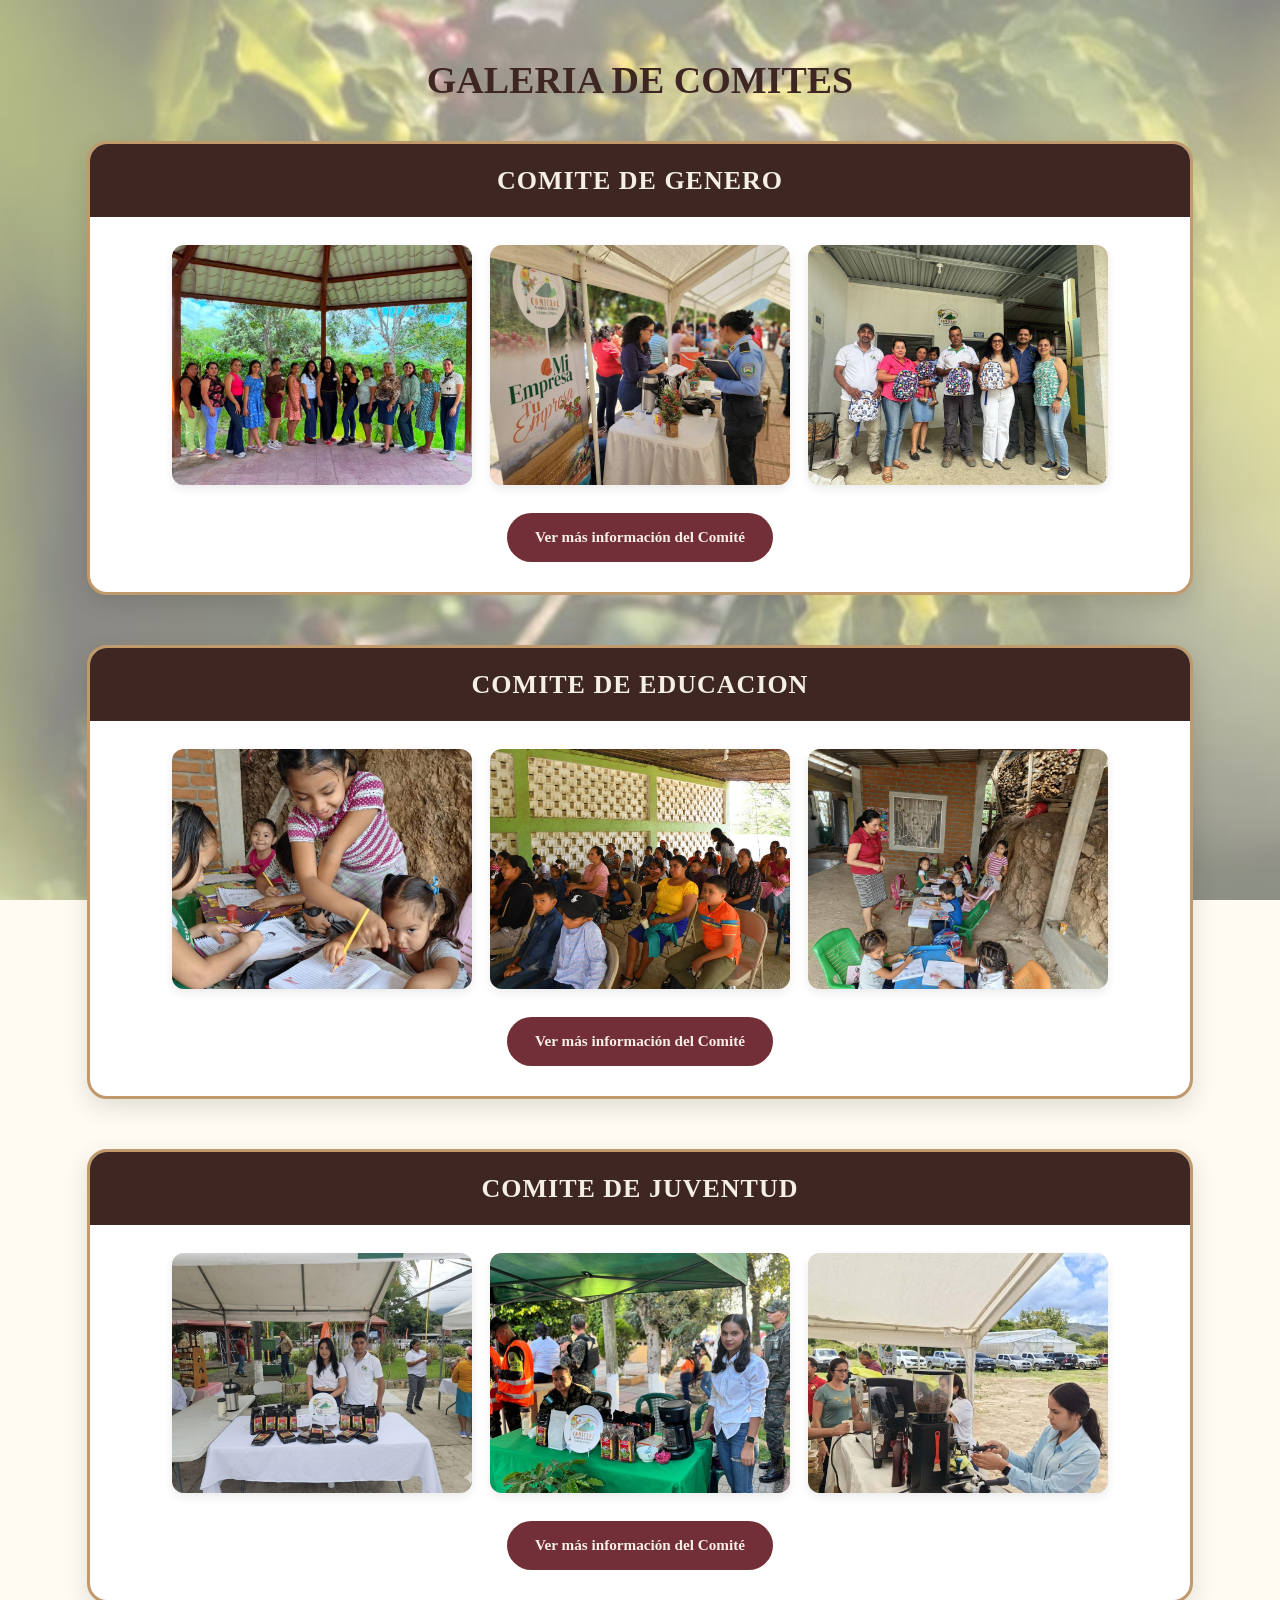
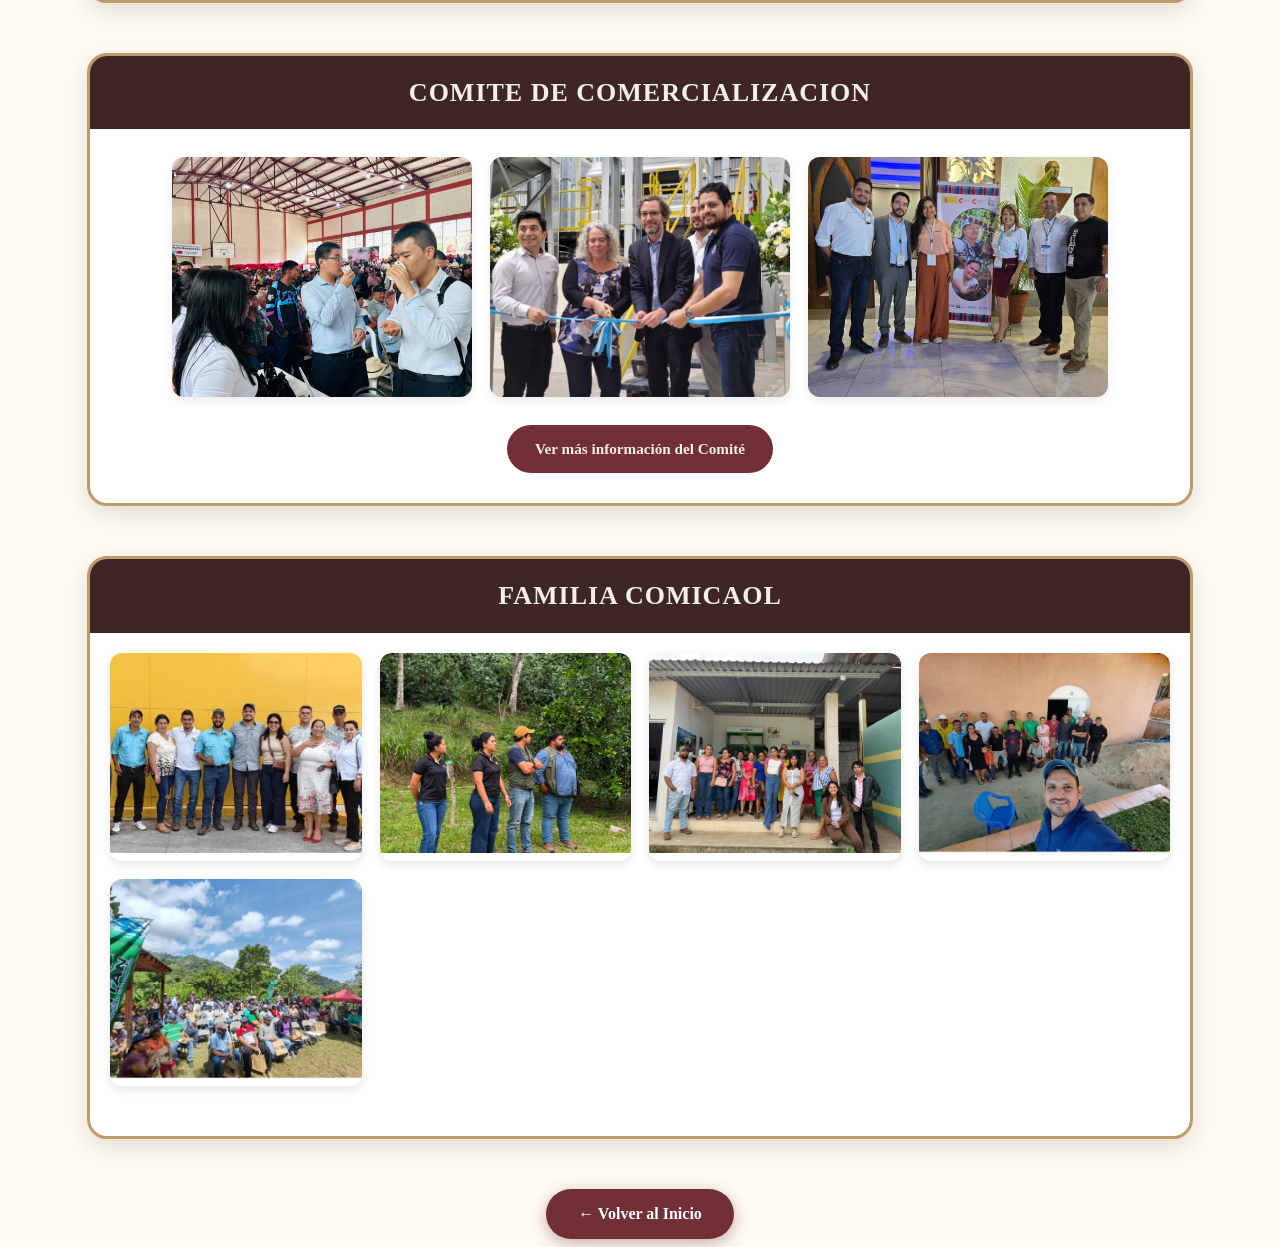
<file: comites.html>
<!DOCTYPE html>
<html lang="es">
<head>
  <meta charset="UTF-8">
  <meta name="viewport" content="width=device-width, initial-scale=1.0">
  <title>COMICAOL - COMITES</title>
  <style>
    @import url('https://fonts.googleapis.com/css2?family=Poppins:wght@300;400;600;700&display=swap');
    html { scroll-behavior: smooth; }
    body{
  background-color: #FFFBF2;
  background-image: 
    linear-gradient(rgba(255,251,242,0.55), rgba(255,251,242,0.55)),
    url('cafe comicaol.jpeg');
  background-size: cover;
  background-position: center;
  background-attachment: fixed;
  color: #3E2723; 
  line-height: 1.6; 
}
    h1.principal {
      color: #3E2723;
      text-align: center;
      font-weight: 700;
      margin: 50px 0 30px 0;
      font-size: 38px;
    }

    /* --- NUEVA TARJETA PARA CADA COMITE --- */
    .tarjeta-comite{
      width: 90%;
      max-width: 1100px;
      margin: 0 auto 50px auto;
      background: #FFFFFF;
      border-radius: 20px;
      border: 3px solid #C19A6B;
      overflow: hidden;
      box-shadow: 0 8px 25px rgba(0,0,0,0.12);
      text-align: center;
      padding-bottom: 30px;
    }
    .tarjeta-header{
      background: #3E2723; /* café muy oscuro */
      padding: 16px;
    }
    .tarjeta-header h2{
      color: #F5EFE6;
      margin: 0;
      font-size: 26px;
      letter-spacing: 1px;
    }
    .gallery {
      display: flex;
      flex-wrap: wrap;
      gap: 18px;
      justify-content: center;
      padding: 28px;
    }
    .card {
      background: #EADDCF;
      border-radius: 12px;
      overflow: hidden;
      width: 300px;
      box-shadow: 0 4px 10px rgba(0,0,0,0.08);
      transition: transform 0.3s ease;
    }
    .card:hover { transform: translateY(-5px); }
    .card img {
      width: 100%;
      height: 240px;
      object-fit: cover;
      display: block;
    }
    .btn-comite {
      display: inline-block;
      background-color: #722F37; /* tu café vino - era #bcaaa4 */
      color: #F5EFE6;
      padding: 12px 28px;
      border-radius: 30px;
      text-decoration: none;
      font-weight: 600;
      font-size: 0.95rem;
      transition: background 0.3s ease;
    }
    .btn-comite:hover { background-color: #3E2723; }

    /* Familia */
    .seccion-galeria-final { padding: 20px; max-width: 1100px; margin: 0 auto; }
    .seccion-galeria-final h2 { text-align: center; color: #3E2723; margin-bottom: 25px; font-size: 28px; }
    .galeria-grid {
      display: grid;
      grid-template-columns: repeat(auto-fit, minmax(200px, 1fr));
      gap: 18px;
    }
    .galeria-item { border-radius: 12px; overflow: hidden; box-shadow: 0 4px 10px rgba(0,0,0,0.1); }
    .galeria-item img{ width: 100%; height: 200px; object-fit: cover; }

    /* Botón Volver al inicio - YA CENTRADO */
    .btn-inicio {
      display: inline-block;
      padding: 12px 32px;
      background-color: #722F37;
      color: #ffffff;
      font-weight: 600;
      text-decoration: none;
      border-radius: 50px;
      box-shadow: 0 4px 15px rgba(114, 47, 55, 0.4);
      transition: all 0.3s ease;
    }
    .btn-inicio:hover { background-color: #3E2723; transform: translateY(-2px); }
  </style>
</head>
<body id="top">

  <h1 class="principal">GALERIA DE COMITES</h1>

  <!-- COMITE DE GENERO -->
  <div class="tarjeta-comite">
    <div class="tarjeta-header"><h2>COMITE DE GENERO</h2></div>
    <div class="gallery">
      <div class="card"><img src="comite de ge1.jpeg" alt="Comité de Género 1"></div>
      <div class="card"><img src="comite de ge2.jpeg" alt="Comité de Género 2"></div>
      <div class="card"><img src="comite de ge3.jpeg" alt="Comité de Género 3"></div>
    </div>
    <a href="comite-genero.html" class="btn-comite" target="_blank">Ver más información del Comité</a>
  </div>

  <!-- COMITE DE EDUCACION -->
  <div class="tarjeta-comite">
    <div class="tarjeta-header"><h2>COMITE DE EDUCACION</h2></div>
    <div class="gallery">
      <div class="card"><img src="comite de edu1.jpeg" alt=""></div>
      <div class="card"><img src="comite de edu2.jpeg" alt=""></div>
      <div class="card"><img src="comite de edu3.jpeg" alt=""></div>
    </div>
    <a href="comite de educacion.html" class="btn-comite" target="_blank">Ver más información del Comité</a>
  </div>

  <!-- COMITE DE JUVENTUD -->
  <div class="tarjeta-comite">
    <div class="tarjeta-header"><h2>COMITE DE JUVENTUD</h2></div>
    <div class="gallery">
      <div class="card"><img src="comite de juv1.jpeg" alt=""></div>
      <div class="card"><img src="comite de juv2.jpeg" alt=""></div>
      <div class="card"><img src="comite de juv3.jpeg" alt=""></div>
    </div>
    <a href="comite de juventud.html" class="btn-comite" target="_blank">Ver más información del Comité</a>
  </div>

  <!-- COMITE DE COMERCIALIZACION - CORREGIDO -->
  <div class="tarjeta-comite">
    <div class="tarjeta-header"><h2>COMITE DE COMERCIALIZACION</h2></div>
    <div class="gallery">
      <div class="card"><img src="comi1.jpeg" alt=""></div>
      <div class="card"><img src="comi2.jpeg" alt=""></div>
      <div class="card"><img src="comi3.jpeg" alt=""></div>
    </div>
    <a href="comite de comercializacion.html" class="btn-comite" target="_blank">Ver más información del Comité</a>
  </div>

  <!-- FAMILIA COMICAOL TAMBIEN EN TARJETA -->
  <div class="tarjeta-comite">
    <div class="tarjeta-header"><h2>FAMILIA COMICAOL</h2></div>
    <section class="seccion-galeria-final">
      <div class="galeria-grid">
        <div class="galeria-item"><img src="familia1.jpeg" alt=""></div>
        <div class="galeria-item"><img src="familia2.jpeg" alt=""></div>
        <div class="galeria-item"><img src="familia3.jpeg" alt=""></div>
        <div class="galeria-item"><img src="familia4.jpeg" alt=""></div>
        <div class="galeria-item"><img src="familia5.jpeg" alt=""></div>
      </div>
    </section>
  </div>

  <div style="text-align: center; margin-top: 40px;">
    <a href="index.html" class="btn-inicio">← Volver al Inicio</a>
  </div>

</body>
</html>
</file>
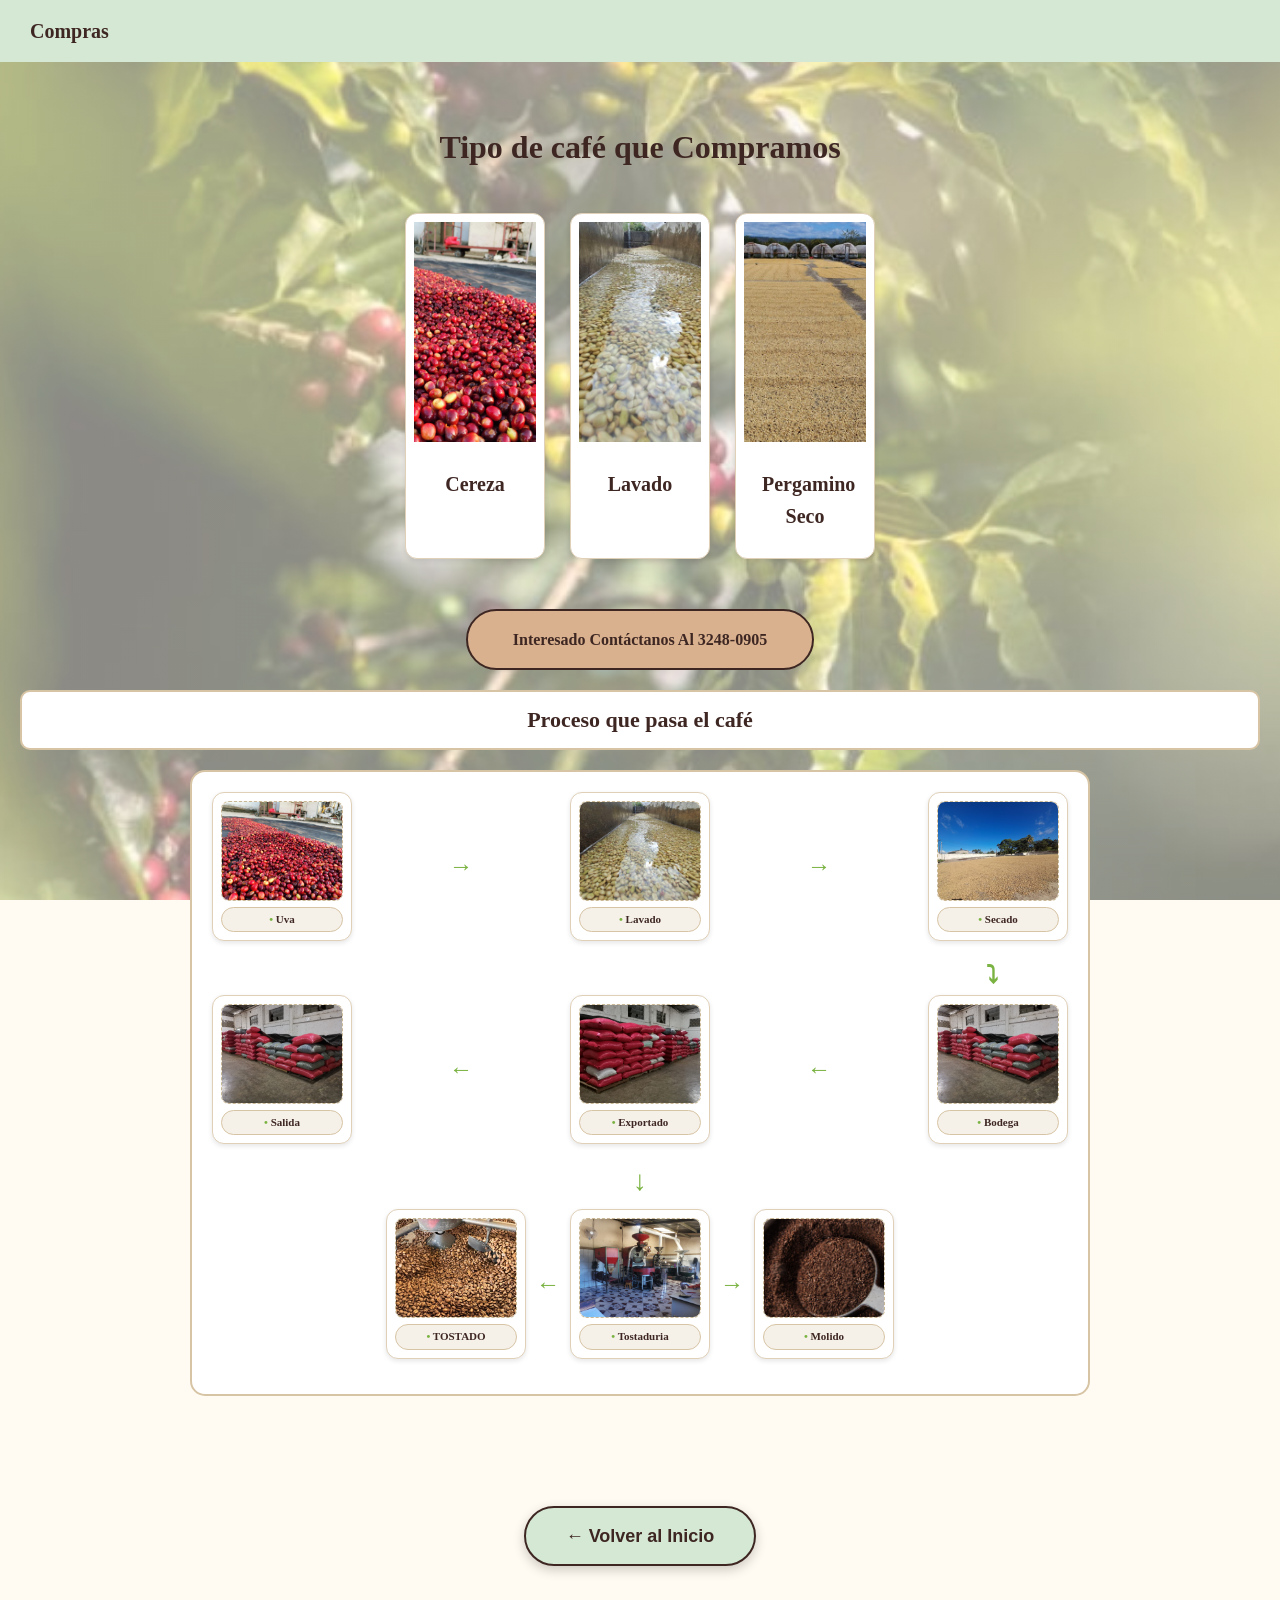
<file: compras.html>
<!DOCTYPE html>
<html lang="es">
<head>
<meta charset="UTF-8">
<meta name="viewport" content="width=device-width, initial-scale=1.0">
<title>Compra de Café</title>
<style>
  *{margin:0; padding:0; box-sizing:border-box;}
 body{
  background-color: #FFFBF2;
  background-image: 
    linear-gradient(rgba(255,251,242,0.55), rgba(255,251,242,0.55)),
    url('cafe comicaol.jpeg');
  background-size: cover;
  background-position: center;
  background-attachment: fixed;
  color: #3E2723; 
  line-height: 1.6; 
}
  /* BARRA DE NAVEGACION */
  nav{
    background: #D5E8D4; /* verde más pálido */
    padding: 15px 30px;
    display: flex;
    justify-content: space-between;
    align-items: center;
    position: sticky;
    top:0;
  }
  nav .logo{
    font-weight: bold;
    font-size: 20px;
    color: #3E2723;
  }
  nav a{
    color: #3E2723;
    text-decoration: none;
    margin-left: 20px;
    font-weight: 700;
  }
  nav a:hover{
    color: #722F37;
    border-bottom: 2px solid #722F37;
  }

  /* SECCION TIPOS */
  .seccion-cafe{
    padding: 60px 20px;
    text-align: center;
  }
  .seccion-cafe h1{
    font-size: 32px;
    margin-bottom: 40px;
  }
  .contenedor-tarjetas{
    display: flex;
    gap: 25px;
    justify-content: center;
    flex-wrap: wrap;
    max-width: 1100px;
    margin: 0 auto;
  }
  .tarjeta{
    background: white;
    width: 300px;
    border-radius: 18px;
    overflow: hidden;
    box-shadow: 0 6px 15px rgba(0,0,0,0.1);
    border: 2px solid #D9B18E; /* borde piel */
    transition: transform 0.2s;
  }
  .tarjeta:hover{
    transform: translateY(-5px);
  }
  .tarjeta img{
    width: 100%;
    height: 220px;
    object-fit: cover;
    background: #F5EFE6; /* mientras cargas tu foto */
  }
  .tarjeta h3{
    padding: 18px;
    font-size: 20px;
  }
  /* BOTON OVALADO */
  .btn-contacto{
    display: inline-block;
    margin-top: 50px;
    background: #D9B18E; /* piel */
    color: #3E2723;
    padding: 16px 45px;
    border-radius: 50px; /* ovalado como tu dibujo */
    text-decoration: none;
    font-weight: bold;
    border: 2px solid #3E2723;
  }
  .btn-contacto:hover{
    background: #3E2723;
    color: #FFFAF0;
  }

  .titulo-proceso{
  text-align:center; font-size:22px; color:#3E2723; 
  font-weight:bold; margin:20px 0; border:2px solid #d7c4a5;
  padding:10px; border-radius:10px; background:white;
}
.contenedor-proceso{
  max-width:900px; margin:auto; background:white;
  border:2px solid #d7c4a5; border-radius:15px; padding:20px;
}
.fila{
  display:flex; align-items:center; justify-content:space-between;
  gap:10px; margin-bottom:15px; flex-wrap:wrap;
}
.tarjeta{
  width:140px; text-align:center; background:#fff;
  border:1px solid #e0d0b8; border-radius:12px;
  padding:8px; box-shadow:0 2px 5px rgba(0,0,0,0.1);
}
.tarjeta .foto{
  width:100%; height:100px; background:#f5f0e8;
  border-radius:8px; display:flex; align-items:center;
  justify-content:center; overflow:hidden; border:1px dashed #c9b896;
}
.tarjeta .foto img{ width:100%; height:100%; object-fit:cover; }
.tarjeta .nombre{
  margin-top:6px; font-size:11px; font-weight:bold;
  background:#f5f0e8; border:1px solid #d7c4a5;
  border-radius:20px; padding:3px 6px; color:#3E2723;
}
.tarjeta .nombre::before{ content:"• "; color:#7bb342; }
.flecha{ font-size:24px; color:#7bb342; font-weight:bold; }
.flecha-abajo{ text-align:center; font-size:28px; color:#7bb342; margin:5px 0; }
.fila-centro{ justify-content:center; }

@media(max-width:600px){
  .fila{ flex-direction:column; }
  .flecha{ transform:rotate(90deg); }
  .fila.fila-2{ flex-direction:column-reverse; }
}

</style>
</head>
<body>

<nav>
  <div class="logo">Compras </div>
</nav>

<section class="seccion-cafe" id="tipos">
  <h1>Tipo de café que Compramos</h1>

  <div class="contenedor-tarjetas">

    <div class="tarjeta">
      <img src="CAFE MADURO.jpeg" alt="Café Cereza">
      <h3>Cereza</h3>
    </div>

    <div class="tarjeta">
      <img src="cafe+1.jpeg" alt="Café Lavado">
      <h3>Lavado</h3>
    </div>

    <div class="tarjeta">
      <img src="pergaminoooooooooooooooo.jpeg" alt="Pergamino Seco">
      <h3>Pergamino Seco</h3>
    </div>

  </div>

  <a href="#contacto" class="btn-contacto">Interesado Contáctanos Al 3248-0905</a>


<h2 class="titulo-proceso">Proceso que pasa el café</h2>

<div class="contenedor-proceso">

  <!-- FILA 1 -->
  <div class="fila">
    <div class="tarjeta">
      <div class="foto"><img src="CAFE MADURO.jpeg" alt="Uva"></div>
      <div class="nombre">Uva</div>
    </div>
    <div class="flecha">→</div>
    <div class="tarjeta">
      <div class="foto"><img src="cafe+1.jpeg" alt="Lavado"></div>
      <div class="nombre">Lavado</div>
    </div>
    <div class="flecha">→</div>
    <div class="tarjeta">
      <div class="foto"><img src="SECO.jpeg" alt="Secado"></div>
      <div class="nombre">Secado</div>
    </div>
  </div>

  <!-- BAJADA -->
  <div style="text-align:right; padding-right:70px;" class="flecha">⤵</div>

  <!-- FILA 2 - va al reves como tu dibujo -->
  <div class="fila fila-2">
    <div class="tarjeta">
      <div class="foto"><img src="bodega.jpeg" alt="Salida"></div>
      <div class="nombre">Salida</div>
    </div>
    <div class="flecha">←</div>
    <div class="tarjeta">
      <div class="foto"><img src="epor.jpeg" alt="Exportado"></div>
      <div class="nombre">Exportado</div>
    </div>
    <div class="flecha">←</div>
    <div class="tarjeta">
      <div class="foto"><img src="bodega.jpeg" alt="Bodega"></div>
      <div class="nombre">Bodega</div>
    </div>
  </div>

  <div class="flecha-abajo">↓</div>

  <!-- FILA 3 -->
  <div class="fila fila-centro">
    <div class="tarjeta">
      <div class="foto"><img src="tostado.jpeg" alt="Tostado"></div>
      <div class="nombre">TOSTADO</div>
    </div>
    <div class="flecha">←</div>
    <div class="tarjeta">
      <div class="foto"><img src="tostaduria.jpeg" alt="Tostaduria"></div>
      <div class="nombre">Tostaduria</div>
    </div>
     <div class="flecha">→</div>
    <div class="tarjeta">
      <div class="foto"><img src="molido.jpeg" alt="Molido"></div>
      <div class="nombre">Molido</div>
    </div>
  </div>
  </section>
<div style="width:100%; display:flex; justify-content:center; margin: 50px 0 40px 0;">
  <a href="index.html" style="
    display:inline-block;
    background-color: #D5E8D4;
    color: #3E2723;
    padding: 14px 40px;
    border-radius: 50px;
    text-decoration: none;
    font-family: 'Poppins', sans-serif;
    font-weight: 700;
    font-size: 18px;
    border: 2px solid #3E2723;
    box-shadow: 0 4px 12px rgba(0,0,0,0.2);
  ">← Volver al Inicio</a>


</body>
</html>
</file>
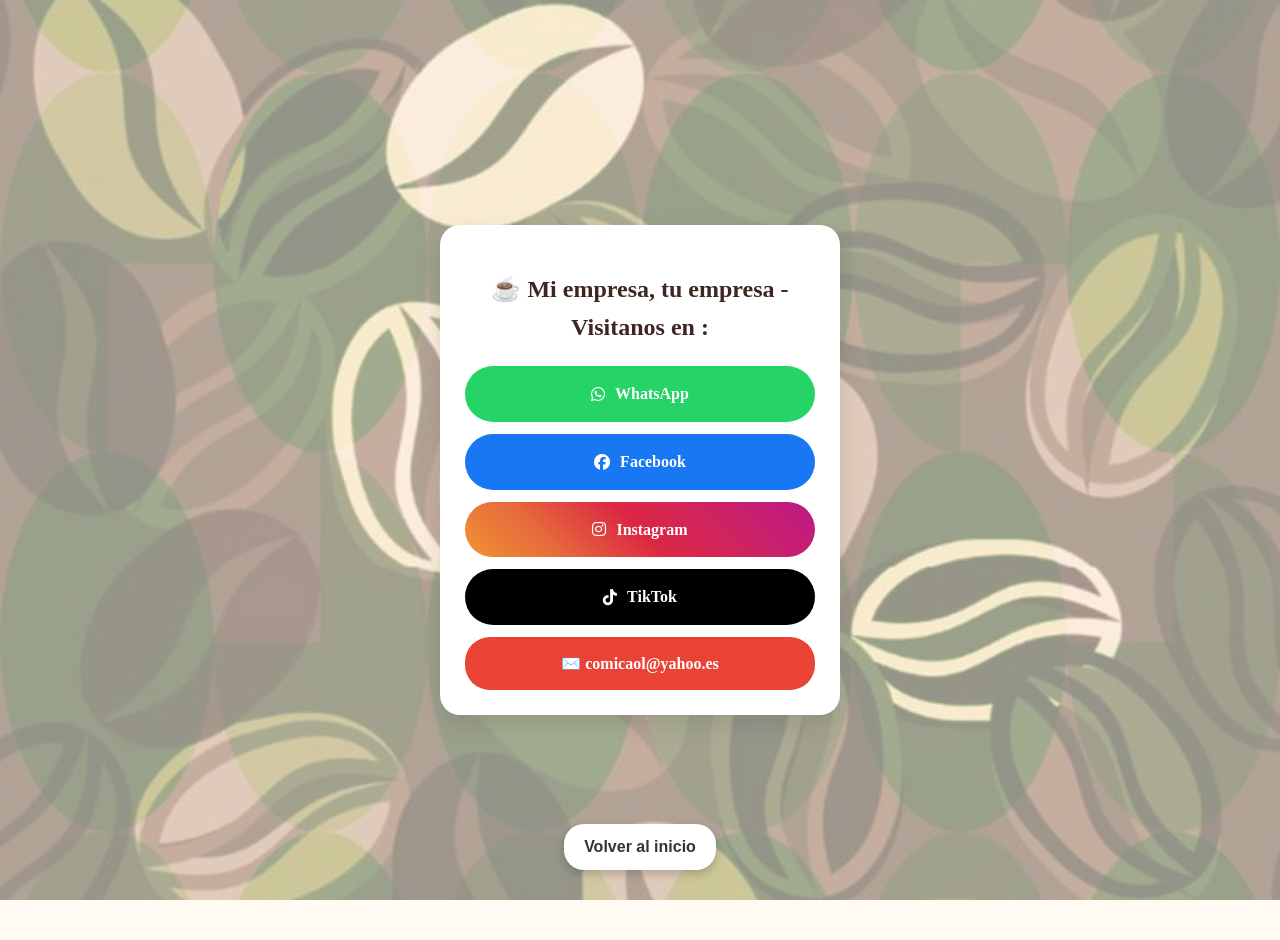
<file: contacto.html>
<!DOCTYPE html>
<html lang="es">
<head>
<meta charset="UTF-8">
<meta name="viewport" content="width=device-width, initial-scale=1.0">
<title>contacto - COMICAOL</title><link rel="stylesheet" href="https://cdnjs.cloudflare.com/ajax/libs/font-awesome/6.5.0/css/all.min.css">
<style>
  body{
  background-color: #FFFBF2;
  background-image: 
    linear-gradient(rgba(255,251,242,0.55), rgba(255,251,242,0.55)),
    url('fondo de contacto.jpeg');
  background-size: cover;
  background-position: center;
  background-attachment: fixed;
  color: #3E2723; 
  line-height: 1.6;
  display: flex !important;
  flex-direction: column !important;
  justify-content: center !important;
  align-items: center !important;
  min-height: 100vh !important;
  margin: 0;
  padding: 20px;
}
  .card{background:white;width:100%;max-width:350px;padding:25px;border-radius:20px;box-shadow:0 8px 25px rgba(0,0,0,.1);text-align:center}
  .btn{display:flex;align-items:center;justify-content:center;gap:10px;text-decoration:none;color:white;padding:15px;border-radius:50px;margin:12px 0;font-weight:bold;transition:.2s}
  .btn:active{transform:scale(0.96)}
  .tel{background:#222} .wha{background:#25D366} .face{background:#1877F2} .insta{background:linear-gradient(45deg,#f09433,#e6683c,#dc2743,#cc2366,#bc1888)} .tik{background:#000}
  

.contenedor-boton {
  position: fixed; /* lo deja fijo abajo */
  bottom: 30px;
  left: 0;
  width: 100%;
  display: flex;
  justify-content: center;
  z-index: 10;
}

.btn-volver {
  background: white;
  color: #333;
  padding: 10px 20px;
  border-radius: 20px;
  text-decoration: none;
  font-weight: bold;
  box-shadow: 0 4px 10px rgba(0,0,0,0.2);
  font-family: Arial, sans-serif;
}
  /* MEJORA PARA CONTACTO - COMICAOL */
.contacto {
  border: 2px solid #8D6E63;
  box-shadow: 0 8px 20px rgba(62,39,35,0.15);
}
.subtitulo-contacto {
  text-align: center;
  font-size: 14px;
  color: #795548;
  margin-bottom: 20px;
  margin-top: -10px;
}
.contacto a {
  transition: transform 0.2s;
}
.contacto a:hover {
  transform: scale(1.05);
}
</style>
</head>
<body>

<div class="card">
  <h2>☕ Mi empresa, tu empresa - Visitanos en :</h2>


  <a href="https://wa.me/50496684776?text=Hola,%20vi%20tu%20perfil%20y%20quiero%20más%20info" target="_blank" class="btn wha">
    <i class="fa-brands fa-whatsapp"></i> WhatsApp
  </a>

  <a href="https://www.facebook.com/cooperativa.comicaol" target="_blank" class="btn face">
    <i class="fa-brands fa-facebook"></i> Facebook
  </a>

  <a href="https://www.instagram.com/comicaol" target="_blank" class="btn insta">
    <i class="fa-brands fa-instagram"></i> Instagram
  </a>

  <a href="https://www.tiktok.com/@comicaol8" target="_blank" class="btn tik">
    <i class="fa-brands fa-tiktok"></i> TikTok
  </a>

 <a href="mailto:comicaol@yahoo.es" style="display:flex;align-items:center;justify-content:center;gap:8px;background:#EA4335;
   color:white;padding:14px;border-radius:25px;text-decoration:none;font-weight:bold;margin-top:12px;">
  ✉️ comicaol@yahoo.es
</a>

</div>
</body>
</html>

<style>
 

</style>
</head>
<body>



  
<div class="contenedor-boton">
  <a href="index.html" class="btn-volver">Volver al inicio</a>
</div>


</body>
</html>
</file>
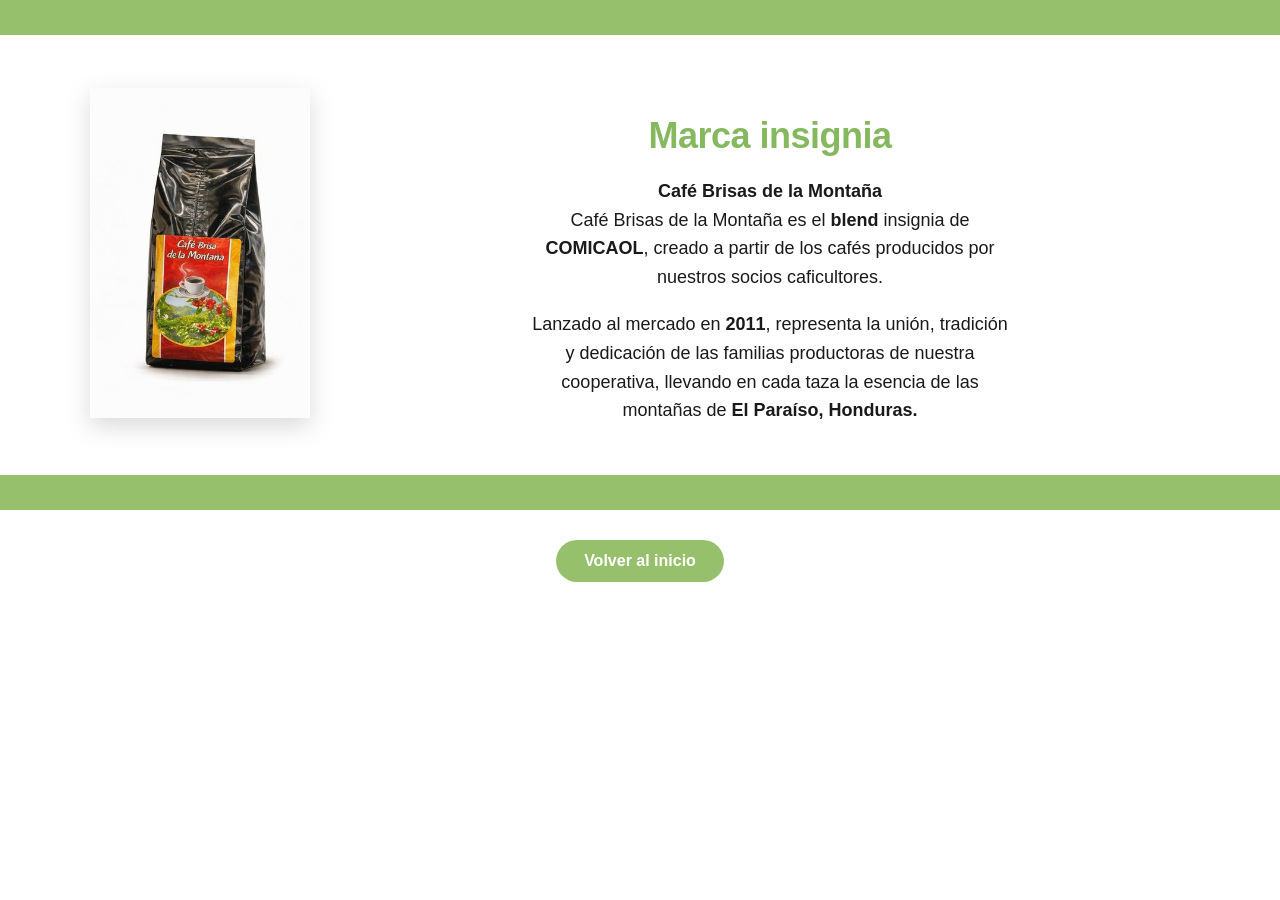
<file: marca.html>
<!DOCTYPE html>
<html lang="es">
<head>
<meta charset="UTF-8">
<meta name="viewport" content="width=device-width, initial-scale=1.0">
<title>Marca Insignia - COMICAOL</title>
<style>
  body { margin: 0; font-family: Arial, Helvetica, sans-serif; background: #fff; }
  
  .franja-verde {
    background-color: #96C06C;
    height: 35px;
    width: 100%;
  }

  .contenedor {
    max-width: 1100px;
    margin: 0 auto;
    display: flex;
    align-items: center;
    justify-content: center;
    gap: 40px;
    padding: 50px 20px;
    flex-wrap: wrap;
  }

  .imagen img {
    max-width: 220px;
    width: 100%;
    filter: drop-shadow(0 8px 12px rgba(0,0,0,0.15));
  }

  .texto {
    flex: 1;
    min-width: 320px;
    text-align: center;
    color: #1a1a1a;
  }

  .texto h2 {
    color: #86B85F;
    font-size: 36px;
    font-weight: 900;
    margin-bottom: 20px;
    font-family: 'Arial Black', sans-serif;
    letter-spacing: -0.5px;
  }

  .texto p {
    font-size: 18px;
    line-height: 1.6;
    margin: 0;
  }

  @media (max-width: 700px) {
    .contenedor { flex-direction: column; }
    .texto h2 { font-size: 28px; }
  }

.btn{display:inline-block;padding:12px 28px;background:#96C06C;color:#fff;border-radius:50px;text-decoration:none;font-weight:600 ;}
.btn:hover{background:#0f766e}

.contenedor-boton{
  text-align: center;
  margin-top: 30px;
}

</style>
</head>
<body>

<div class="franja-verde"></div>

<div class="contenedor">
  <div class="imagen">
    <img src="cafe bolsa.jpeg" alt="Café Brisas de la Montaña">
  </div>

  <div class="texto">
    <h2>Marca insignia</h2>
    
    <p>
      <strong>Café Brisas de la Montaña</strong><br>
      Café Brisas de la Montaña es el <strong>blend</strong> insignia de<br>
      <strong>COMICAOL</strong>, creado a partir de los cafés producidos por<br>
      nuestros socios caficultores.
    </p>

    <br>

    <p>
      Lanzado al mercado en <strong>2011</strong>, representa la unión, tradición<br>
      y dedicación de las familias productoras de nuestra<br>
      cooperativa, llevando en cada taza la esencia de las<br>
      montañas de <strong>El Paraíso, Honduras.</strong>
    </p>
  </div>
</div>

<div class="franja-verde"></div>

<div class="contenedor-boton">
  <a href="index.html" class="btn">Volver al inicio</a>
</div>


</body>
</html>
</file>
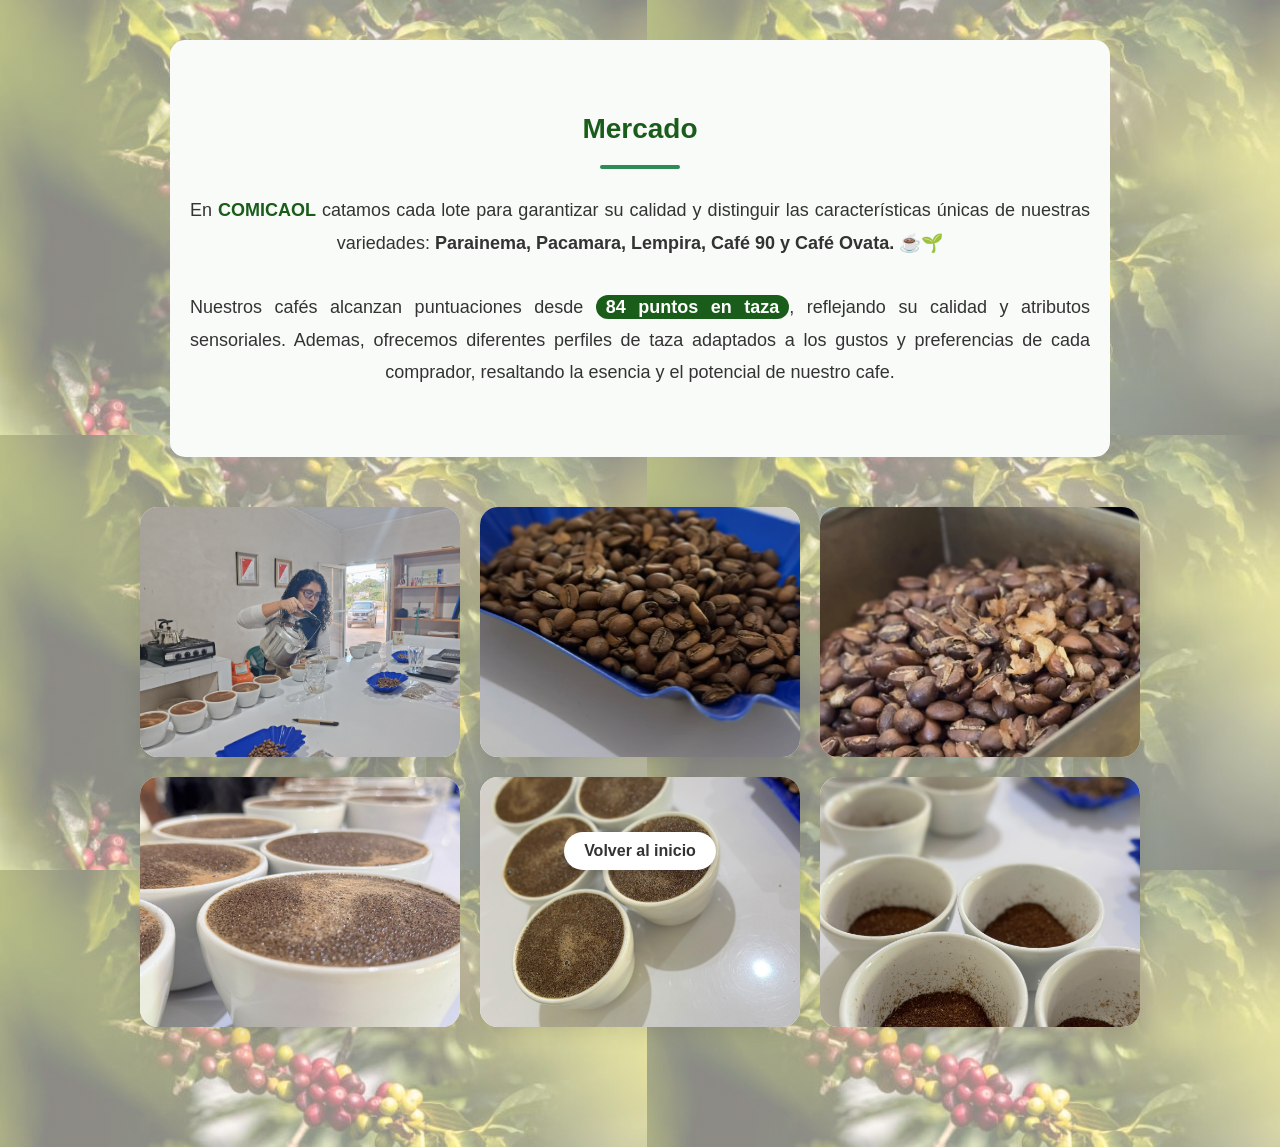
<file: mercado.html>
<!DOCTYPE html>
<html lang="es">
<head>
<meta charset="UTF-8">
<meta name="viewport" content="width=device-width, initial-scale=1.0">
<title>contacto - COMICAOL</title><link rel="stylesheet" href="https://cdnjs.cloudflare.com/ajax/libs/font-awesome/6.5.0/css/all.min.css">
<style>
  body{ font-family:Arial;   background-color: #FFFBF2;
  background-image: 
    linear-gradient(rgba(255,251,242,0.55), rgba(255,251,242,0.55)),
    url('cafe comicaol.jpeg'); margin:0; padding:20px; display:block; }

  .contenedor-boton{ position: fixed; bottom: 30px; left: 0; width: 100%; display: flex; justify-content: center; z-index: 10; }
  .btn-volver{ background: white; color: #333; padding: 10px 20px; border-radius: 20px; text-decoration: none; font-weight: bold; box-shadow: 0 4px 10px rgba(0,0,0,0.2); }

  /* TARJETITAS BONITAS CON ANIMACION */
  .galeria{
    max-width: 1000px;
    margin: 30px auto 80px;
    display: grid;
    grid-template-columns: repeat(auto-fit, minmax(250px, 1fr));
    gap: 20px;
    padding: 20px;
  }
  .tarjeta-img{
    background: white;
    border-radius: 18px;
    overflow: hidden;
    box-shadow: 0 6px 20px rgba(0,0,0,0.1);
    transition: all 0.4s ease;
    cursor: pointer;
    animation: aparecer 0.6s ease forwards;
  }
  .tarjeta-img:hover{
    transform: translateY(-10px) scale(1.02);
    box-shadow: 0 15px 30px rgba(0,0,0,0.2);
  }
  .tarjeta-img img{
    width: 100%;
    height: 250px;
    object-fit: cover;
    display: block;
    transition: transform 0.4s ease;
  }
  .tarjeta-img:hover img{
    transform: scale(1.1);
  }

  @keyframes aparecer{
    from{ opacity: 0; transform: translateY(20px); }
    to{ opacity: 1; transform: translateY(0); }
  }
  
  .tarjeta-img:nth-child(1){ animation-delay: 0.1s; }
  .tarjeta-img:nth-child(2){ animation-delay: 0.2s; }
  .tarjeta-img:nth-child(3){ animation-delay: 0.3s; }
  .tarjeta-img:nth-child(4){ animation-delay: 0.4s; }
  .tarjeta-img:nth-child(5){ animation-delay: 0.5s; }
  .tarjeta-img:nth-child(6){ animation-delay: 0.6s; }
</style>
</head>
<body>

<!-- MERCADO ARRIBA -->
<section style="background: #f8fbf8; padding: 50px 20px; margin: 20px auto; max-width: 900px; border-radius: 15px; text-align: center;">
  <h2 style="color: #1a5d1a; font-weight: 800; font-size: 28px; margin-bottom: 20px;">Mercado</h2>
  <div style="width: 80px; height: 4px; background: #2e8b57; margin: 0 auto 25px; border-radius: 2px;"></div>
  <p style="font-size: 18px; line-height: 1.8; color: #333; text-align: justify; text-align-last: center;">
    En <strong style="color: #1a5d1a;">COMICAOL</strong> catamos cada lote para garantizar su calidad y distinguir las características únicas de nuestras variedades: <strong>Parainema, Pacamara, Lempira, Café 90 y Café Ovata.</strong> ☕🌱
    <br><br>
    Nuestros cafés alcanzan puntuaciones desde <span style="background: #1a5d1a; color: white; padding: 2px 10px; border-radius: 15px; font-weight: bold;">84 puntos en taza</span>, reflejando su calidad y atributos sensoriales. Ademas, ofrecemos diferentes perfiles de taza adaptados a los gustos y preferencias de cada comprador, resaltando la esencia y el potencial de nuestro cafe.
  </p>
</section>

<!-- GALERIA ABAJO - SOLO IMAGENES EN TARJETITAS -->
<div class="galeria">
  
  <div class="tarjeta-img">
    <img src="CATACIONMOLIDO.jpeg" alt="Foto 1">
  </div>

  <div class="tarjeta-img">
    <img src="MOLIDO1.jpeg" alt="Foto 2">
  </div>

  <div class="tarjeta-img">
    <img src="MOLIDO2.jpeg" alt="Foto 3">
  </div>

  <div class="tarjeta-img">
    <img src="MOLIDO4.jpeg" alt="Foto 4">
  </div>

  <div class="tarjeta-img">
    <img src="MOLIDO5.jpeg" alt="Foto 4">
  </div>

  <div class="tarjeta-img">
    <img src="MOLIDO3.jpeg" alt="Foto 4">
  </div>


</div>
  
<div class="contenedor-boton">
  <a href="index.html" class="btn-volver">Volver al inicio</a>
</div>

</body>
</html>
</file>
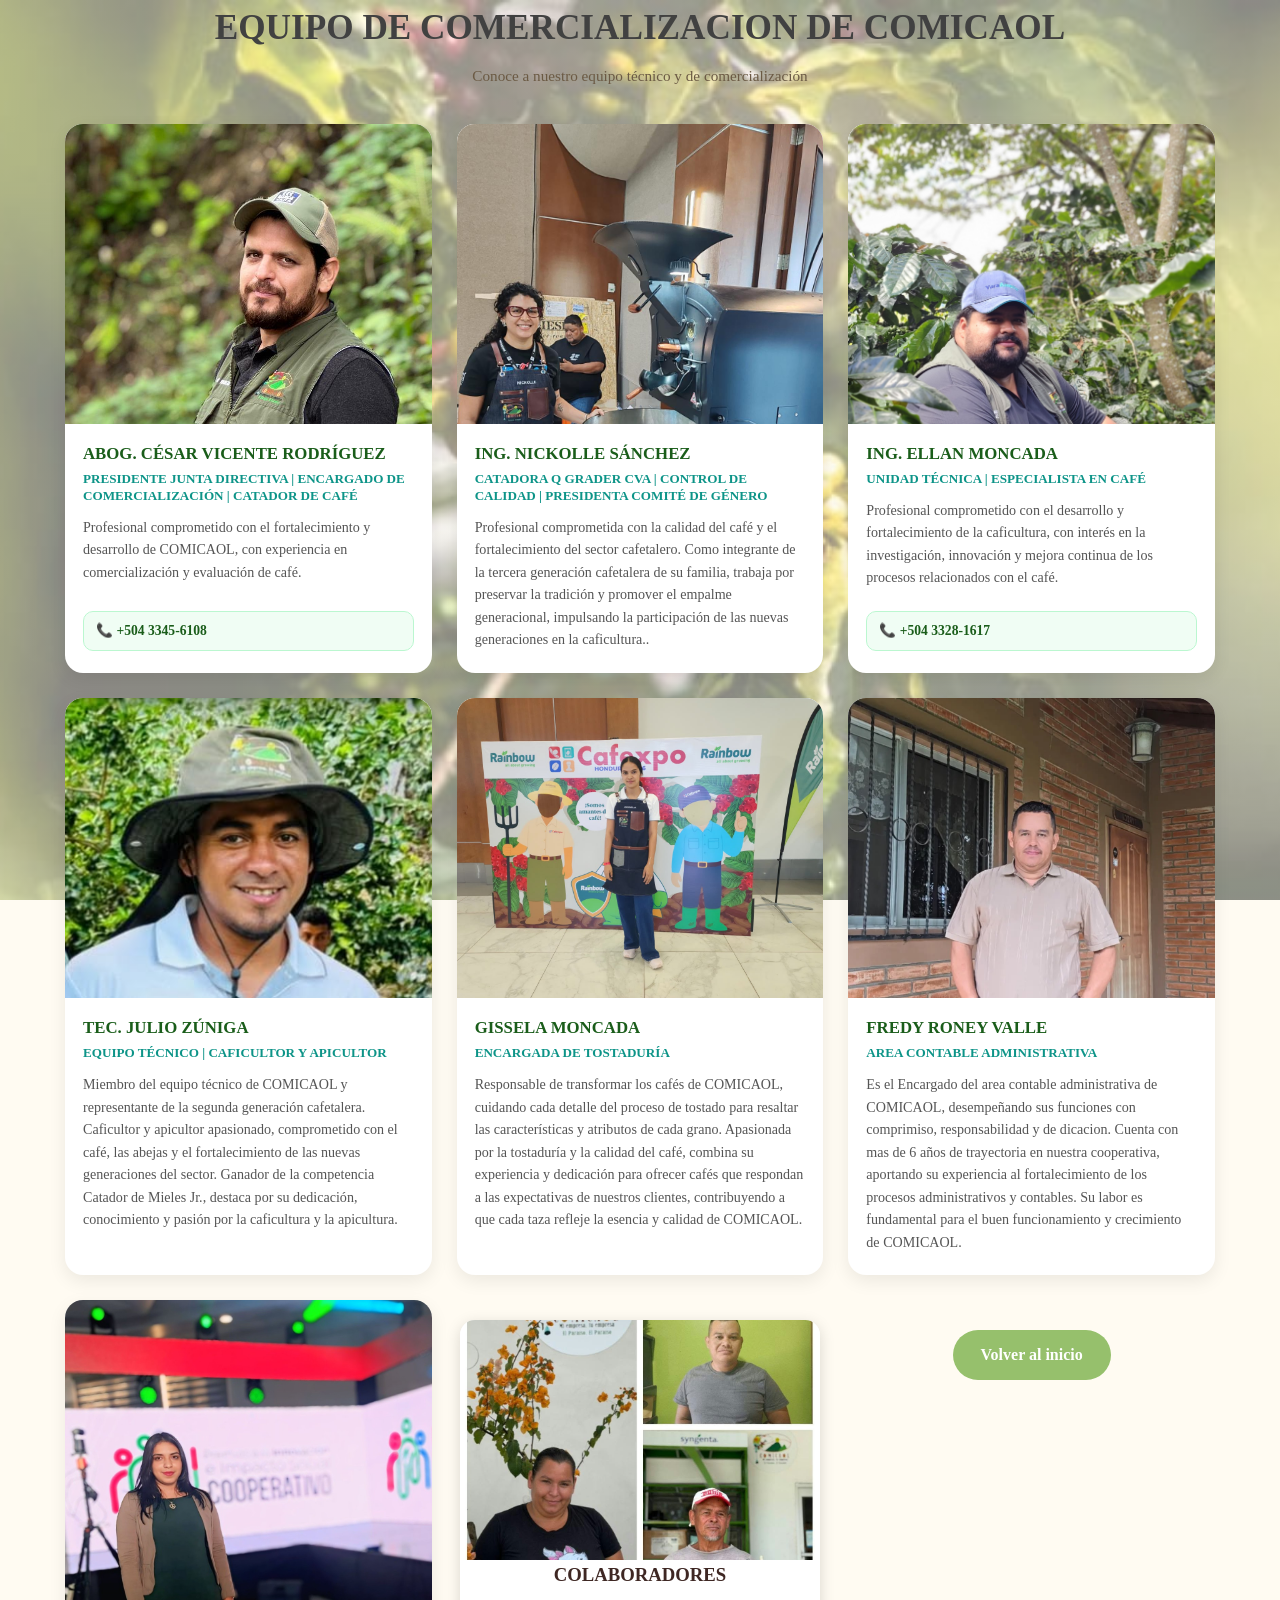
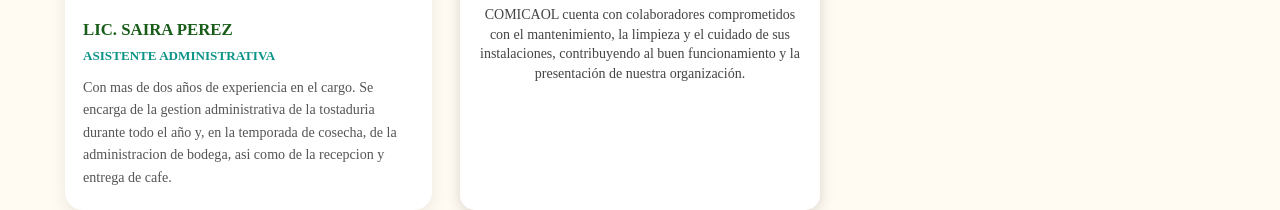
<file: nuestro-equipo.html>
<!DOCTYPE html>
<html lang="es">
<head>
<meta charset="UTF-8">
<meta name="viewport" content="width=device-width, initial-scale=1.0">
<title>Equipo COMICAOL</title>
<style>
@import url('https://fonts.googleapis.com/css2?family=Poppins:wght@300;400;600;700;800&display=swap');
*{box-sizing:border-box;margin:0;padding:0}
body{
  background-color: #FFFBF2;
  background-image: 
    linear-gradient(rgba(255,251,242,0.55), rgba(255,251,242,0.55)),
    url('cafe comicaol.jpeg');
  background-size: cover;
  background-position: center;
  background-attachment: fixed;
  color: #3E2723; 
  line-height: 1.6; 
}
.titulo{text-align:center;color: #414141;;font-weight:800;font-size:2.2rem;margin-bottom:8px}
.subtitulo{text-align:center;color:#6b5a44;margin-bottom:35px;font-size:.95rem}
.grid{
  max-width:1150px;margin:0 auto;
  display:grid;
  grid-template-columns:repeat(3, 1fr);
  gap:25px;
}
@media(max-width:900px){.grid{grid-template-columns:repeat(2,1fr)}}
@media(max-width:600px){.grid{grid-template-columns:1fr}}
.card{
  background:#fff;border-radius:18px;overflow:hidden;
  box-shadow:0 6px 18px rgba(0,0,0,.08);display:flex;
  flex-direction:column;transition:.3s;
}
.card:hover{transform:translateY(-6px);box-shadow:0 12px 30px rgba(0,0,0,.12)}
.foto{width:100%;height:300px;overflow:hidden;background:#f0f0f0}
.foto img{width:100%;height:100%;object-fit:cover;object-position:top;display:block}
.info{padding:20px 18px 22px 18px;flex:1;display:flex;flex-direction:column}
.info h3{color:#1a5d1a;font-weight:800;font-size:1.05rem;line-height:1.2;text-transform:uppercase}
.info .cargo{color:#0d9488;font-weight:700;font-size:.82rem;margin:6px 0 12px 0;line-height:1.3;text-transform:uppercase}
.info .desc{color:#555;font-size:.88rem;line-height:1.6;flex:1}
.contacto{margin-top:15px;background:#f0fdf4;border:1px solid #bbf7d0;padding:8px 12px;border-radius:10px;font-size:.85rem;font-weight:600}
.contacto a{color:#1a5d1a;text-decoration:none}
.centro{text-align:center;margin-top:40px}
.btn{display:inline-block;padding:12px 28px;background:#0d9488;color:#fff;border-radius:50px;text-decoration:none;font-weight:600}
.btn:hover{background:#0f766e}

  .btn{display:inline-block;padding:12px 28px;background:#96C06C;color:#fff;border-radius:50px;text-decoration:none;font-weight:600 ;}
.btn:hover{background:#0f766e}

.contenedor-boton{
  text-align: center;
  margin-top: 30px;
}
    

</style>
</head>
<body>

<h1 class="titulo">EQUIPO DE COMERCIALIZACION DE COMICAOL</h1>
<p class="subtitulo">Conoce a nuestro equipo técnico y de comercialización</p>

<div class="grid">

  <div class="card">
    <div class="foto"><img src="cesar.jpg"></div>
    <div class="info">
      <h3>Abog. César Vicente Rodríguez</h3>
      <div class="cargo">Presidente Junta Directiva | Encargado de Comercialización | Catador de Café</div>
      <div class="desc">Profesional comprometido con el fortalecimiento y desarrollo de COMICAOL, con experiencia en comercialización y evaluación de café.</div>
      <div class="contacto">📞 <a href="tel:+50433456108">+504 3345-6108</a></div>
    </div>
  </div>

  <div class="card">
    <div class="foto"><img src="niko.jpg"></div>
    <div class="info">
      <h3>Ing. Nickolle Sánchez</h3>
      <div class="cargo">Catadora Q Grader CVA | Control de Calidad | Presidenta Comité de Género</div>
      <div class="desc">Profesional comprometida con la calidad del café y el fortalecimiento del sector cafetalero. Como integrante de la tercera generación
        cafetalera de su familia, trabaja por preservar la tradición y promover el empalme generacional, impulsando la participación de
        las nuevas generaciones en la caficultura..</div>
    </div>
  </div>

  <div class="card">
    <div class="foto"><img src="ellanmas.jpeg"></div>
    <div class="info">
      <h3>Ing. Ellan Moncada</h3>
      <div class="cargo">Unidad Técnica | Especialista en Café</div>
      <div class="desc">Profesional comprometido con el desarrollo y fortalecimiento de la caficultura, con interés en la investigación,
        innovación y mejora continua de los procesos relacionados con el café.</div>
      <div class="contacto">📞 <a href="tel:+50433281617">+504 3328-1617</a></div>
    </div>
  </div>

  <div class="card">
    <div class="foto"><img src="julio.jpg"></div>
    <div class="info">
      <h3>Tec. Julio Zúniga</h3>
      <div class="cargo">Equipo Técnico | Caficultor y Apicultor</div>
      <div class="desc">Miembro del equipo técnico de COMICAOL y representante de la segunda generación cafetalera. Caficultor y apicultor apasionado,
        comprometido con el café, las abejas y el fortalecimiento de las nuevas generaciones del sector.

          Ganador de la competencia Catador de Mieles Jr., destaca por su dedicación, conocimiento y pasión por la caficultura y la apicultura.</div>
    </div>
  </div>

  <!-- NUEVA AGREGADA -->
  <div class="card">
    <div class="foto"><img src="Gisella.jpeg"></div>
    <div class="info">
      <h3>Gissela Moncada</h3>
      <div class="cargo">Encargada de Tostaduría</div>
      <div class="desc"> Responsable de transformar los cafés de COMICAOL, cuidando cada detalle del proceso de tostado para resaltar las características y atributos de cada grano. Apasionada por la
           tostaduría y la calidad del café, combina su experiencia y dedicación para ofrecer cafés que respondan a las expectativas de nuestros clientes, contribuyendo a que cada taza refleje la esencia y calidad de COMICAOL.

</div>
    </div>
  </div>

   <!-- OTRO AGREGADO-->
  <div class="card">
    <div class="foto"><img src="fredy.jpg"></div>
    <div class="info">
      <h3>Fredy Roney Valle</h3>
      <div class="cargo">Area contable Administrativa</div>
      <div class="desc">Es el Encargado del area contable administrativa de COMICAOL, desempeñando sus funciones con comprimiso, responsabilidad y de dicacion.
        Cuenta con mas de 6 años de trayectoria en nuestra cooperativa, aportando su experiencia al fortalecimiento de los procesos administrativos y contables.

        Su labor es fundamental para el buen funcionamiento y crecimiento de COMICAOL.
</div>
    </div>
  </div>
  <!-- OTRO AGREGADO-->
  <div class="card">
    <div class="foto"><img src="Sayra.jpeg"></div>
    <div class="info">
      <h3>Lic. Saira Perez</h3>
      <div class="cargo">Asistente Administrativa</div>
      <div class="desc">Con mas de dos años de experiencia en el cargo. Se encarga de la gestion administrativa de la tostaduria durante todo el año y, 
        en la temporada de cosecha, de la administracion de bodega, asi como de la recepcion y entrega de cafe.
</div>
    </div>
  </div>

<!-- CONTENEDOR QUE CENTRA LA TARJETA -->
<div class="contenedor-centrado">
  
  <div class="card-colaborador">
    <img src="maassacolage.jpeg" alt="Colaboradores COMICAOL">
     <h3>COLABORADORES</h3>
    <p class="desc">
      COMICAOL cuenta con colaboradores comprometidos con el mantenimiento, 
      la limpieza y el cuidado de sus instalaciones, contribuyendo al buen 
      funcionamiento y la presentación de nuestra organización.
    </p>
  </div>

</div>

<div class="contenedor-boton">
  <a href="index.html" class="btn">Volver al inicio</a>
</div>

<style>
.titulo-colaboradores {
  text-align: center;
  width: 100%;
  font-weight: bold;
  margin-top: 30px;
  font-size: 28px;
}

.contenedor-centrado {
  display: flex;
  justify-content: center; /* centra la tarjeta */
  width: 100%;
  margin-top: 20px;
}

.card-colaborador {
  width: 360px;
  background: white;
  border-radius: 15px;
  box-shadow: 0 4px 15px rgba(0,0,0,0.15);
  overflow: hidden;
  text-align: center;
}

.card-colaborador img {
  width: 100%;
  height: 240px;
  object-fit: cover;
  display: block;
}

.card-colaborador .desc {
  padding: 15px;
  font-size: 14px;
  color: #444;
  line-height: 1.4;
}


</style>



</body>
</html>
</file>
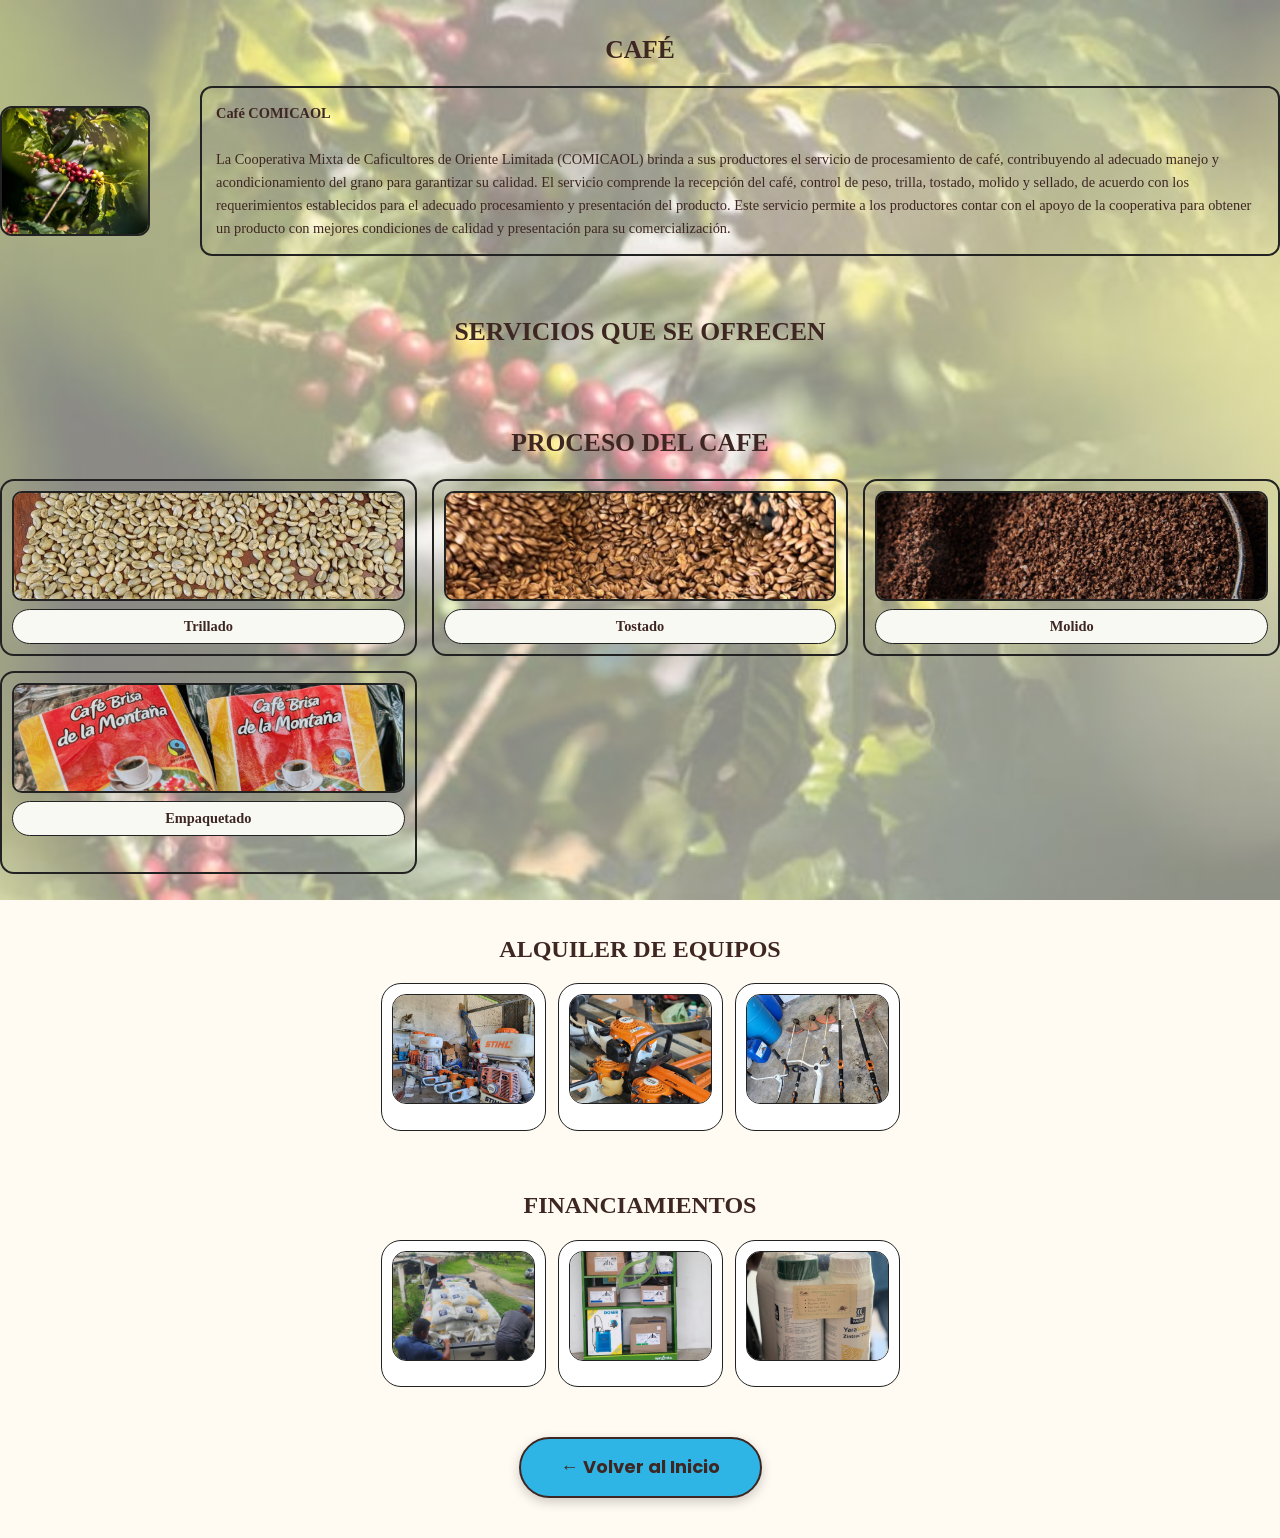
<file: servicios.html>
<!DOCTYPE html>
<html lang="es">
<head>
<meta charset="UTF-8">
<meta name="viewport" content="width=device-width, initial-scale=1.0">
<title>COMICAOL - Tarjetas</title>
<style>
@import url('https://fonts.googleapis.com/css2?family=Poppins:wght@400;700;800&display=swap');
*{box-sizing:border-box;margin:0;padding:0}
body{
  background-color: #FFFBF2;
  background-image: 
    linear-gradient(rgba(255,251,242,0.55), rgba(255,251,242,0.55)),
    url('cafe comicaol.jpeg');
  background-size: cover;
  background-position: center;
  background-attachment: fixed;
  color: #3E2723; 
  line-height: 1.6; 
}
.Tarjeta{
  background:#FFF;
  border:2.5px solid #222;
  border-radius:20px;
  padding:20px;
  max-width:900px;
  margin:0 auto 30px auto;
}
.tarjeta h2{
  text-align:center;
  font-weight:800;
  font-size:1.6rem;
  margin-bottom:18px;
}

/* CAFÉ - 1 IMAGEN + TEXTO */
.lista-cafe{
  display:flex;
  flex-direction:column;
  gap:50px;
}
.item-cafe{
  display:grid;
  grid-template-columns:150px 1fr;
  gap:50px;
  align-items:center;
}
.item-cafe .foto{
  border:2px solid #222;
  border-radius:12px;
  height:130px;
  background:#eee;
  overflow:hidden;
}
.item-cafe .foto img{width:100%;height:100%;object-fit:cover}
.item-cafe .desc{
  border:2px solid #222;
  border-radius:12px;
  padding:14px;
  min-height:130px;
  font-size:.9rem;
}

/* PROCESO - SOLO IMAGEN + NOMBRE */
.proceso-grid{
  display:grid;
  grid-template-columns:repeat(3,1fr);
  gap:15px;
}
.proceso-item{
  border:2px solid #222;
  border-radius:14px;
  padding:10px;
  text-align:center;
}
.proceso-item .foto{
  border:2px solid #222;
  border-radius:10px;
  height:110px;
  background:#eee;
  overflow:hidden;
}
.proceso-item .foto img{width:100%;height:100%;object-fit:cover}
.proceso-item .nombre{
  margin-top:8px;
  font-weight:700;
  font-size:.9rem;
  border:1.5px solid #222;
  border-radius:20px;
  padding:5px;
  background:#f9f9f3;
}
	/* --- BOMBAS Y FINANCIAMIENTOS --- */
  .lista-bombas{
    display:flex; flex-wrap:wrap; gap:12px;
    justify-content:center; padding:0 12px;
  }
  .card-bomba{
    width:165px; background:#fff; border:1.8px solid #222;
    border-radius:20px; padding:10px; text-align:center;
    box-sizing:border-box;
  }
  .card-bomba img{
    width:100%; height:110px; object-fit:cover;
    border-radius:14px; border:1.5px solid #222;
    background:#f5f5f5;
  }
  .card-bomba b{
    display:block; margin:8px 0 8px 0; font-size:16px;
  }
	h2{
  text-align: center !important;
  width: 100% !important;
  display: block !important;
  margin: 30px auto 15px auto !important;
}

</style>
</head>
<body>

<!-- 1. CAFÉ -->
<div class="tarjeta">
  <h2>CAFÉ</h2>
  <div class="lista-cafe">
    <div class="item-cafe">
      <div class="foto"><img src="cafe comicaol.jpeg"></div>
      <div class="desc">
        <b>Café COMICAOL</b><br><br>
        
        La Cooperativa Mixta de Caficultores de Oriente Limitada (COMICAOL) brinda a sus productores el servicio de procesamiento de café, contribuyendo al adecuado manejo y acondicionamiento del grano para garantizar su calidad.
        El servicio comprende la recepción del café, control de peso, trilla, tostado, molido y sellado, de acuerdo con los requerimientos establecidos para el adecuado procesamiento y presentación del producto.
        Este servicio permite a los productores contar con el apoyo de la cooperativa para obtener un producto con mejores condiciones de calidad y presentación para su comercialización.
      </div>
    </div>
  </div>
</div><br>

	

<!-- 2. PROCESO - SOLO FOTO + NOMBRE -->
<div class="tarjeta">
  <h2>SERVICIOS QUE SE OFRECEN</h2><BR>
	<h2>PROCESO DEL CAFE</h2>
  <div class="proceso-grid">
    <div class="proceso-item">
      <div class="foto"><img src="trillado.jpeg"></div>
      <div class="nombre">Trillado</div>
    </div>
    <div class="proceso-item">
      <div class="foto"><img src="tostado.jpeg"></div>
      <div class="nombre">Tostado</div>
    </div>
    <div class="proceso-item">
      <div class="foto"><img src="molido.jpeg"></div>
      <div class="nombre">Molido</div>
    </div>
    <div class="proceso-item">
      <div class="foto"><img src="imagenempaquetado.jpeg"></div>
      <div class="nombre">Empaquetado</div><br>
    </div>
  </div>
</div><br>

<h2 style="text-aling: center;">ALQUILER DE EQUIPOS</h2>
<div class="lista-bombas">
  <div class="card-bomba">
    <img src="maquinasmuchomas.jpeg" alt="Café Cereza">
    <b></b>
  </div>
  <div class="card-bomba">
    <img src="otrotipomaquinas.jpeg" alt="Café Lavado">
    <b></b>
  </div>
  <div class="card-bomba">
    <img src="WWOTROMASS.jpeg" alt="Pergamino Seco">
    <b></b>
  </div>
</div><br>

<h2 style="text-aling: center;">FINANCIAMIENTOS</h2>
<div class="lista-bombas">
  <div class="card-bomba">
    <img src="fertilizantes.jpeg" alt="Café Cereza">
    <b></b>
  </div>
  <div class="card-bomba">
    <img src="fertilizante financiamiento.jpeg" alt="Café Lavado">
    <b></b>
  </div>
  <div class="card-bomba">
    <img src="fertiliii.jpeg" alt="Pergamino Seco">
    <b></b>
  </div>
</div>

  </div>
 <div style="width:100%; display:flex; justify-content:center; margin: 50px 0 40px 0;">
  <a href="index.html" style="
    display:inline-block;
    background-color: #2eb5e5;
    color: #3E2723;
    padding: 14px 40px;
    border-radius: 50px;
    text-decoration: none;
    font-family: 'Poppins', sans-serif;
    font-weight: 700;
    font-size: 18px;
    border: 2px solid #3E2723;
    box-shadow: 0 4px 12px rgba(0,0,0,0.2);
  ">← Volver al Inicio</a>


</body>
</html>
</file>
<file: estilos.css>
* { margin: 0; padding: 0; box-sizing: border-box; font-family: 'Poppins', sans-serif; }
body { 
  background-color: #FFFBF2;
  background-image: 
    linear-gradient(rgba(255,251,242,0.55), rgba(255,251,242,0.55)),
    url('fondo cafetal otro.jpeg');
  background-size: cover;
  background-position: center;
  background-attachment: fixed;
  color: #3E2723; 
  line-height: 1.6; 
}
img { max-width: 100%; height: auto; }

/* HEADER VERDE */
header { background: #7bb342; padding: 15px 30px; display: flex; justify-content: space-between; align-items: center; }
header h1 { font-size: 18px; color: #2e3d1f; font-weight: 600; letter-spacing: 0.5px; }
.logo-esquina { width: 80px; height: 80px; border-radius: 50%; object-fit: cover; border: 2px solid white; }

/* MENU EN UNA SOLA LINEA - SE DESLIZA CON EL DEDO */
nav{ background: #ffffff !important; padding: 12px 20px; display: flex; flex-wrap: nowrap !important; overflow-x: auto; gap: 30px; border-bottom: 1px solid #eee; }
nav::-webkit-scrollbar { display: none; }
nav a{ color: #555 !important; text-decoration: none; font-weight: 500; font-size: 13px; white-space: nowrap; }

/* 3 FOTOS REDONDAS */
.contenedor-cafe { display: flex; justify-content: center; gap: 30px; padding: 40px 20px; flex-wrap: wrap; }
.imagen-redonda { width: 280px; height: 280px; border-radius: 50%; object-fit: cover; border: 3px solid #ddd; display: block; }

/* SECCIONES */
section { padding: 40px 20px; max-width: 1000px; margin: auto; }
.Bienvenidos { background: linear-gradient(to right, #3e2723, #5D4037); color: white; text-align: center; border-radius: 0 0 30px 30px; padding: 50px 20px; }
.Bienvenidos h2 { font-size: 32px; margin-bottom: 10px; }

/* TARJETAS MISION VISION ETC */
.card { background: white; padding: 25px; border-radius: 15px; box-shadow: 0 4px 15px rgba(0,0,0,0.1); margin-bottom: 20px; border-left: 6px solid #8D6E63; text-align: center; }
.card h2 { color: #5D4037; margin-bottom: 10px; }
.card p { text-align: justify; text-align-last: center; }

.contenedor-tarjetas, .contenedor-a-la-par { display: flex; gap: 20px; justify-content: center; padding: 20px; flex-wrap: wrap; }
.tarjeta { background: white; width: 350px; max-width: 100%; padding: 20px; border-radius: 15px; box-shadow: 0 2px 10px rgba(0,0,0,0.1); border-top: 4px solid #795548; text-align: center; }

/* SERVICIOS */
.servicios { display: grid; grid-template-columns: repeat(auto-fit, minmax(200px, 1fr)); gap: 15px; }
.servicios div { background: #3E2723; color: #7bb342; padding: 20px; border-radius: 12px; text-align: center; }

/* OTRAS IMAGENES */
.pequeña { width: 400px; max-width: 90%; height: auto; display: block; margin: 0 auto; }

/* CONTACTO */
.contacto { background: #7bb342; border-radius: 15px; text-align: center; padding: 30px; }
.contacto p { margin: 8px 0; }

.pie-negro {
  background: #000000 !important;
  color: white !important;
  text-align: center !important;
  padding: 15px !important;
  
  /* ESTO ES LO QUE LO HACE ANCHO DE ORILLA A ORILLA */
  width: 100vw !important;
  margin-left: calc(-50vw + 50%) !important;
  display: block !important;
  position: relative !important;
  left: 0 !important;
  box-sizing: border-box !important;
}
            
/* CELULAR */
@media (max-width: 768px) {
  header h1 { font-size: 13px; }
  .imagen-redonda { width: 250px; height: 250px; }
  .contenedor-cafe { gap: 20px; }
}
/* BOTONCITOS PARA QUE SE IDENTIFIQUE CADA UNO */
nav{
  background: #ffffff !important;
  padding: 10px !important;
  display: flex !important;
  flex-wrap: wrap !important;
  gap: 8px !important;
  justify-content: center;
}

nav a{
  background: #f5f0e8 !important;
  border: 1px solid #d7c4a5 !important;
  padding: 6px 12px !important;
  border-radius: 20px !important;
  font-size: 12px !important;
  color: #3E2723 !important;
  display: inline-block !important;
  margin: 2px !important;
}

nav a::before{ 
  content:"• "; 
  color:#7bb342; 
  font-weight:bold; 
  font-size:16px;
}

nav a:hover{
  background: #7bb342 !important;
  color: white !important;
  border-color: #7bb342 !important;
}
/* En celular queda como está ahora */
header h1 {
  font-size: 18px;
  font-weight: 400;
}

/* Solo en computadora se hace más grande y negrita */
@media (min-width: 768px) {
  header h1 {
    font-size: 30px !important; /* si lo querés más grande aún, ponele 26px o 28px */
    font-weight: 900 !important;
  }
}

a[href*="HISTORIA"], a[href*="SERVICIOS"], a[href*="MARCA"], a[href*="EQUIPO"], a[href*="COMITES"], a[href*="TIENDA"], a[href*="COMPRAS"], a[href*="CONTACTO"], a[href*="MERCADO"] {
  font-weight: bold !important;
}
</file>
